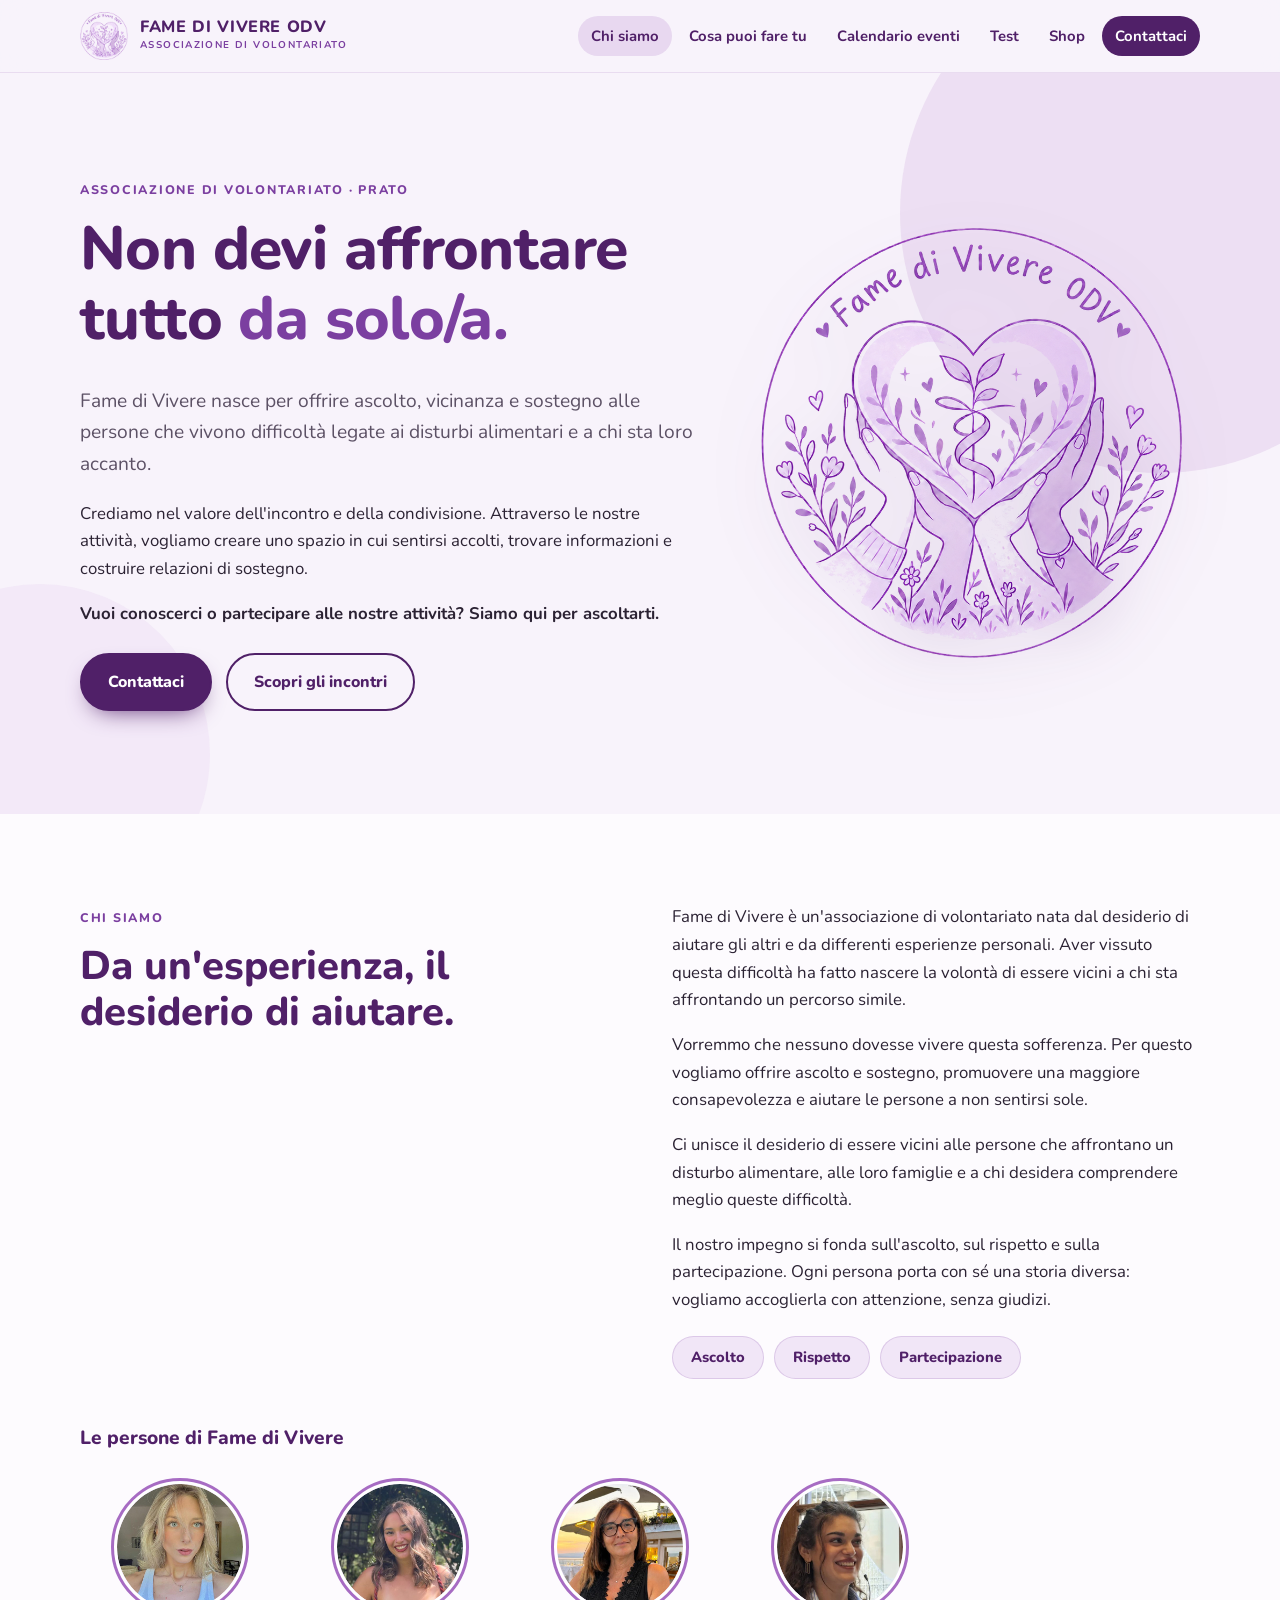
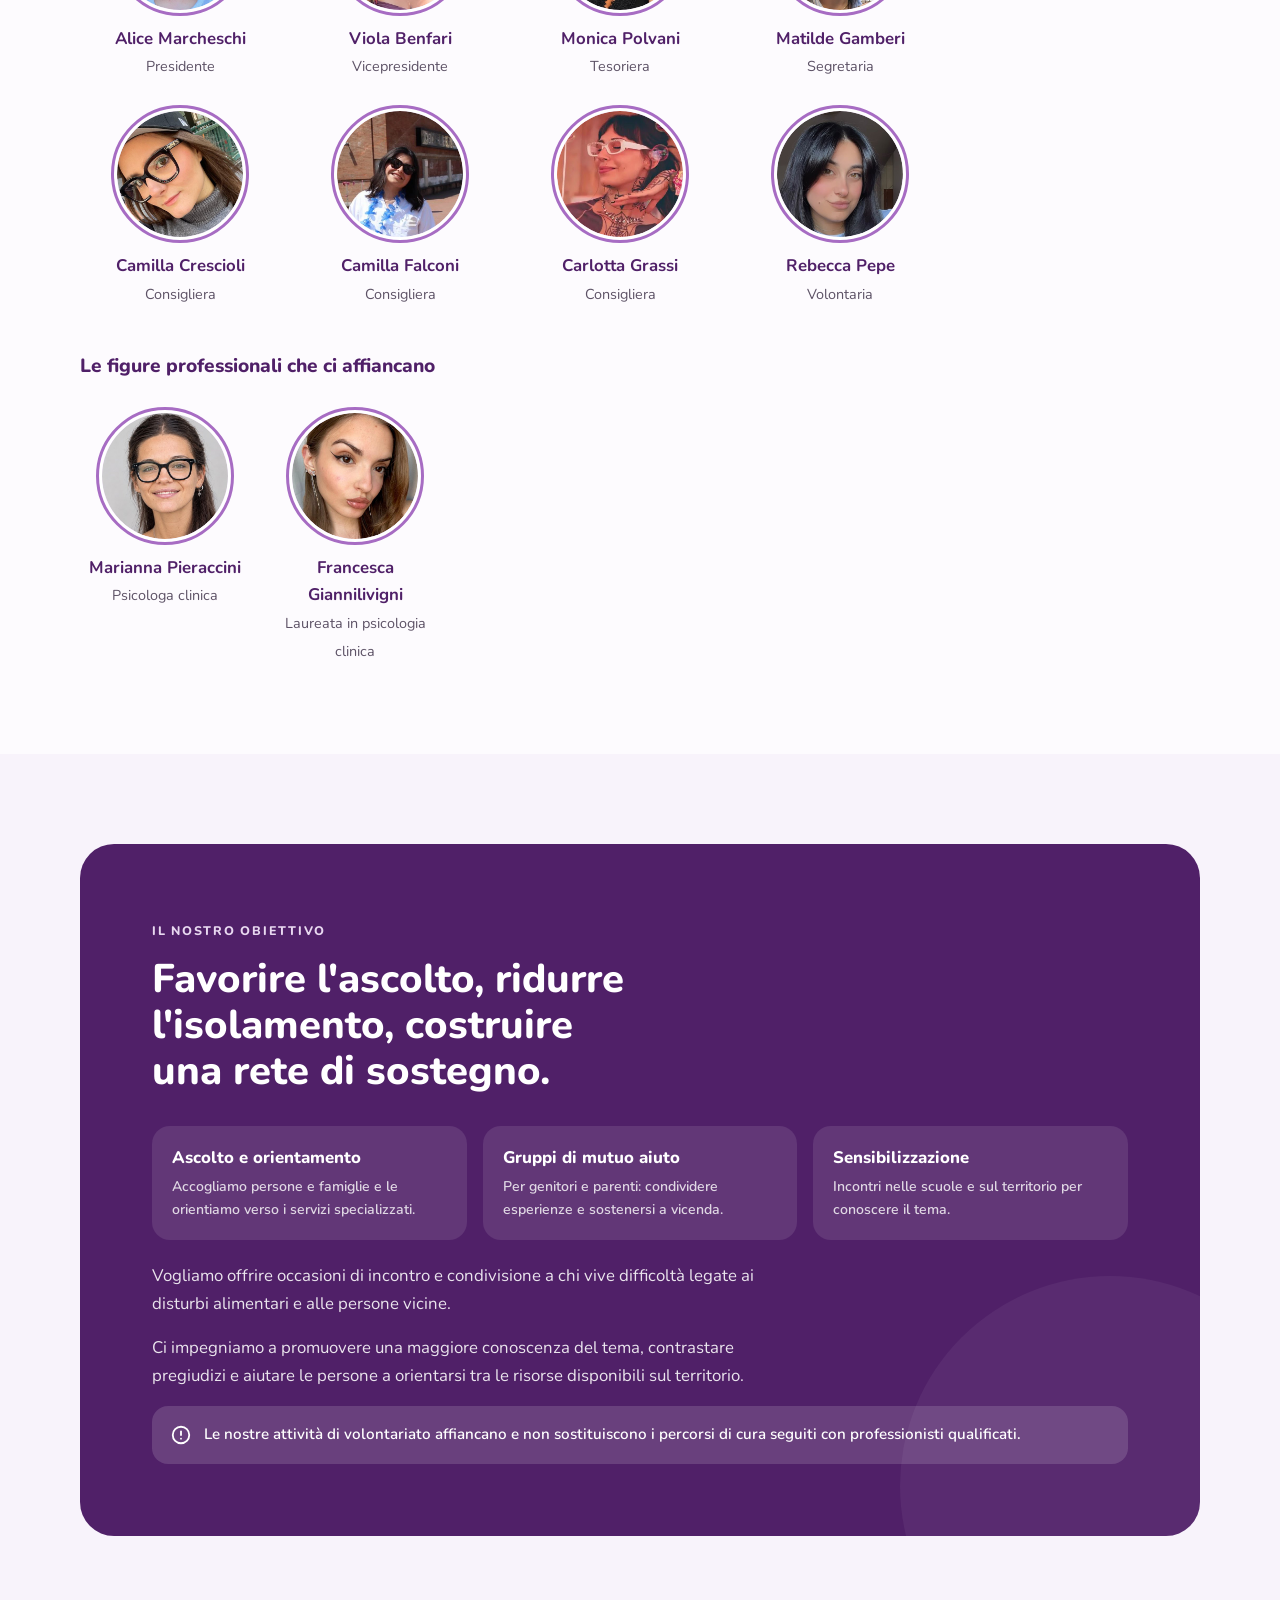
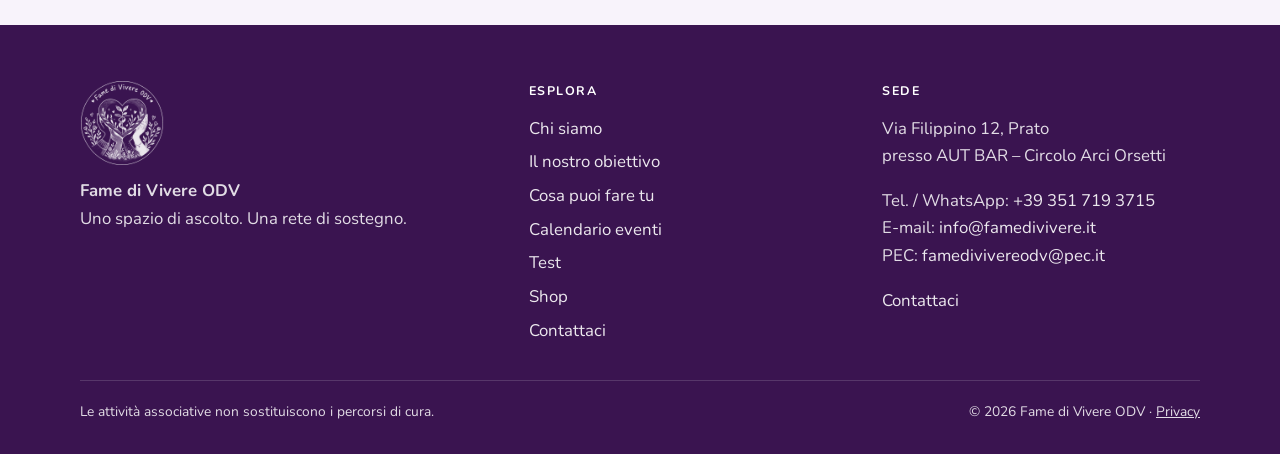
<file: index.html>
<!doctype html>
<html lang="it">
<head>
<meta charset="utf-8">
<meta name="viewport" content="width=device-width,initial-scale=1">
<title>Fame di Vivere ODV – Uno spazio di ascolto, una rete di sostegno</title>
<meta name="description" content="Fame di Vivere è un'associazione di volontariato di Prato che offre ascolto e sostegno a chi vive un disturbo alimentare e alle persone che gli sono accanto.">
<meta name="theme-color" content="#502068">
<link rel="icon" href="img/favicon.png">
<link rel="stylesheet" href="style.css">
</head>
<body>
<header class="site-header">
  <div class="wrap nav">
    <a class="brand" href="index.html" aria-label="Fame di Vivere – home">
      <img src="img/logo-sm.png" alt="">
      <span><b>FAME DI VIVERE ODV</b><small>Associazione di volontariato</small></span>
    </a>
    <button class="burger" aria-label="Apri il menu" aria-expanded="false"><span></span><span></span><span></span></button>
    <ul class="menu" id="menu">
      <li><a href="index.html" aria-current="page">Chi siamo</a></li>
      <li><a href="cosa-puoi-fare.html">Cosa puoi fare tu</a></li>
      <li><a href="calendario.html">Calendario eventi</a></li>
      <li><a href="test.html">Test</a></li>
      <li><a href="shop.html">Shop</a></li>
      <li><a class="cta" href="contatti.html">Contattaci</a></li>
    </ul>
  </div>
</header>
<main>
<!-- ============ a. HOME ============ -->
<section class="hero" id="home">
  <div class="blob b1"></div><div class="blob b2"></div>
  <div class="wrap grid">
    <div>
      <span class="eyebrow">Associazione di volontariato · Prato</span>
      <h1>Non devi affrontare tutto <em>da solo/a.</em></h1>
      <p class="lead">Fame di Vivere nasce per offrire ascolto, vicinanza e sostegno alle persone che vivono difficoltà legate ai disturbi alimentari e a chi sta loro accanto.</p>
      <p>Crediamo nel valore dell'incontro e della condivisione. Attraverso le nostre attività, vogliamo creare uno spazio in cui sentirsi accolti, trovare informazioni e costruire relazioni di sostegno.</p>
      <p><strong>Vuoi conoscerci o partecipare alle nostre attività? Siamo qui per ascoltarti.</strong></p>
      <div class="btns">
        <a class="btn primary" href="contatti.html">Contattaci</a>
        <a class="btn ghost" href="calendario.html">Scopri gli incontri</a>
      </div>
    </div>
    <img class="logo-big" src="img/logo.png" alt="Logo di Fame di Vivere ODV: due mani che sorreggono un cuore con una piantina che cresce">
  </div>
</section>

<!-- ============ b. CHI SIAMO ============ -->
<section class="alt" id="chi-siamo">
  <div class="wrap">
    <div class="two">
      <div>
        <span class="eyebrow">Chi siamo</span>
        <h2>Da un'esperienza, il desiderio di aiutare.</h2>
      </div>
      <div>
        <p>Fame di Vivere è un'associazione di volontariato nata dal desiderio di aiutare gli altri e da differenti esperienze personali. Aver vissuto questa difficoltà ha fatto nascere la volontà di essere vicini a chi sta affrontando un percorso simile.</p>
        <p>Vorremmo che nessuno dovesse vivere questa sofferenza. Per questo vogliamo offrire ascolto e sostegno, promuovere una maggiore consapevolezza e aiutare le persone a non sentirsi sole.</p>
        <p>Ci unisce il desiderio di essere vicini alle persone che affrontano un disturbo alimentare, alle loro famiglie e a chi desidera comprendere meglio queste difficoltà.</p>
        <p>Il nostro impegno si fonda sull'ascolto, sul rispetto e sulla partecipazione. Ogni persona porta con sé una storia diversa: vogliamo accoglierla con attenzione, senza giudizi.</p>
        <div class="valori"><span class="chip">Ascolto</span><span class="chip">Rispetto</span><span class="chip">Partecipazione</span></div>
      </div>
    </div>

    <h3 class="team-title">Le persone di Fame di Vivere</h3>
    <div class="team team-vol">
      <div class="person"><div class="avatar has-photo"><img src="img/volontarie/alice-marcheschi.jpg" alt="Alice Marcheschi" loading="lazy"></div><b>Alice Marcheschi</b><span>Presidente</span></div>
      <div class="person"><div class="avatar has-photo"><img src="img/volontarie/viola-benfari.jpg" alt="Viola Benfari" loading="lazy"></div><b>Viola Benfari</b><span>Vicepresidente</span></div>
      <div class="person"><div class="avatar has-photo"><img src="img/volontarie/monica-polvani.jpg" alt="Monica Polvani" loading="lazy"></div><b>Monica Polvani</b><span>Tesoriera</span></div>
      <div class="person"><div class="avatar has-photo"><img src="img/volontarie/matilde-gamberi.jpg" alt="Matilde Gamberi" loading="lazy"></div><b>Matilde Gamberi</b><span>Segretaria</span></div>
      <div class="person"><div class="avatar has-photo"><img src="img/volontarie/camilla-crescioli.jpg" alt="Camilla Crescioli" loading="lazy"></div><b>Camilla Crescioli</b><span>Consigliera</span></div>
      <div class="person"><div class="avatar has-photo"><img src="img/volontarie/camilla-falconi.jpg" alt="Camilla Falconi" loading="lazy"></div><b>Camilla Falconi</b><span>Consigliera</span></div>
      <div class="person"><div class="avatar has-photo"><img src="img/volontarie/carlotta-grassi.jpg" alt="Carlotta Grassi" loading="lazy"></div><b>Carlotta Grassi</b><span>Consigliera</span></div>
      <div class="person"><div class="avatar has-photo"><img src="img/volontarie/rebecca-pepe.jpg" alt="Rebecca Pepe" loading="lazy"></div><b>Rebecca Pepe</b><span>Volontaria</span></div>
    </div>

    <h3 class="team-title">Le figure professionali che ci affiancano</h3>
    <div class="team">
      <div class="person"><div class="avatar has-photo"><img src="img/professioniste/marianna-pieraccini.jpg" alt="Marianna Pieraccini" loading="lazy"></div><b>Marianna Pieraccini</b><span>Psicologa clinica</span></div>
      <div class="person"><div class="avatar has-photo"><img src="img/professioniste/francesca-giannilivigni.jpg" alt="Francesca Giannilivigni" loading="lazy"></div><b>Francesca Giannilivigni</b><span>Laureata in psicologia clinica</span></div>
    </div>
  </div>
</section>

<!-- ============ c. OBIETTIVO ============ -->
<section id="obiettivo">
  <div class="wrap">
    <div class="goal">
      <div class="blob"></div>
      <span class="eyebrow" style="color:var(--lilla-200)">Il nostro obiettivo</span>
      <h2>Favorire l'ascolto, ridurre l'isolamento, costruire una rete di sostegno.</h2>
      <div class="pillars">
        <div>Ascolto e orientamento<small>Accogliamo persone e famiglie e le orientiamo verso i servizi specializzati.</small></div>
        <div>Gruppi di mutuo aiuto<small>Per genitori e parenti: condividere esperienze e sostenersi a vicenda.</small></div>
        <div>Sensibilizzazione<small>Incontri nelle scuole e sul territorio per conoscere il tema.</small></div>
      </div>
      <p>Vogliamo offrire occasioni di incontro e condivisione a chi vive difficoltà legate ai disturbi alimentari e alle persone vicine.</p>
      <p>Ci impegniamo a promuovere una maggiore conoscenza del tema, contrastare pregiudizi e aiutare le persone a orientarsi tra le risorse disponibili sul territorio.</p>
      <div class="note">
        <svg viewBox="0 0 24 24" fill="none" stroke="currentColor" stroke-width="2" stroke-linecap="round" stroke-linejoin="round"><circle cx="12" cy="12" r="9"/><path d="M12 8v4M12 16h.01"/></svg>
        <span>Le nostre attività di volontariato affiancano e non sostituiscono i percorsi di cura seguiti con professionisti qualificati.</span>
      </div>
    </div>
  </div>
</section>


</main>
<footer>
  <div class="wrap">
    <div class="foot">
      <div>
        <img src="img/logo.png" alt="">
        <p><strong>Fame di Vivere ODV</strong><br>Uno spazio di ascolto. Una rete di sostegno.</p>
      </div>
      <div>
        <h4>Esplora</h4>
        <ul><li><a href="index.html">Chi siamo</a></li><li><a href="index.html#obiettivo">Il nostro obiettivo</a></li><li><a href="cosa-puoi-fare.html">Cosa puoi fare tu</a></li><li><a href="calendario.html">Calendario eventi</a></li><li><a href="test.html">Test</a></li><li><a href="shop.html">Shop</a></li><li><a href="contatti.html">Contattaci</a></li></ul>
      </div>
      <div>
        <h4>Sede</h4>
        <p>Via Filippino 12, Prato<br>presso AUT BAR – Circolo Arci Orsetti</p>
        <p>Tel. / WhatsApp: <a href="tel:+393517193715">+39 351 719 3715</a><br>E-mail: <a href="mailto:info@famedivivere.it">info@famedivivere.it</a><br>PEC: <a href="mailto:famedivivereodv@pec.it">famedivivereodv@pec.it</a></p>
        <p><a href="contatti.html">Contattaci</a></p>
      </div>
    </div>
    <div class="legal">
      <span>Le attività associative non sostituiscono i percorsi di cura.</span>
      <span>© 2026 Fame di Vivere ODV · <a href="privacy.html">Privacy</a></span>
    </div>
  </div>
</footer>
<script>
  const b=document.querySelector('.burger'),m=document.getElementById('menu');
  b.addEventListener('click',()=>{const o=m.classList.toggle('open');b.setAttribute('aria-expanded',o)});
  m.addEventListener('click',e=>{if(e.target.tagName==='A'){m.classList.remove('open');b.setAttribute('aria-expanded',false)}});
</script>
</body>
</html>
</file>
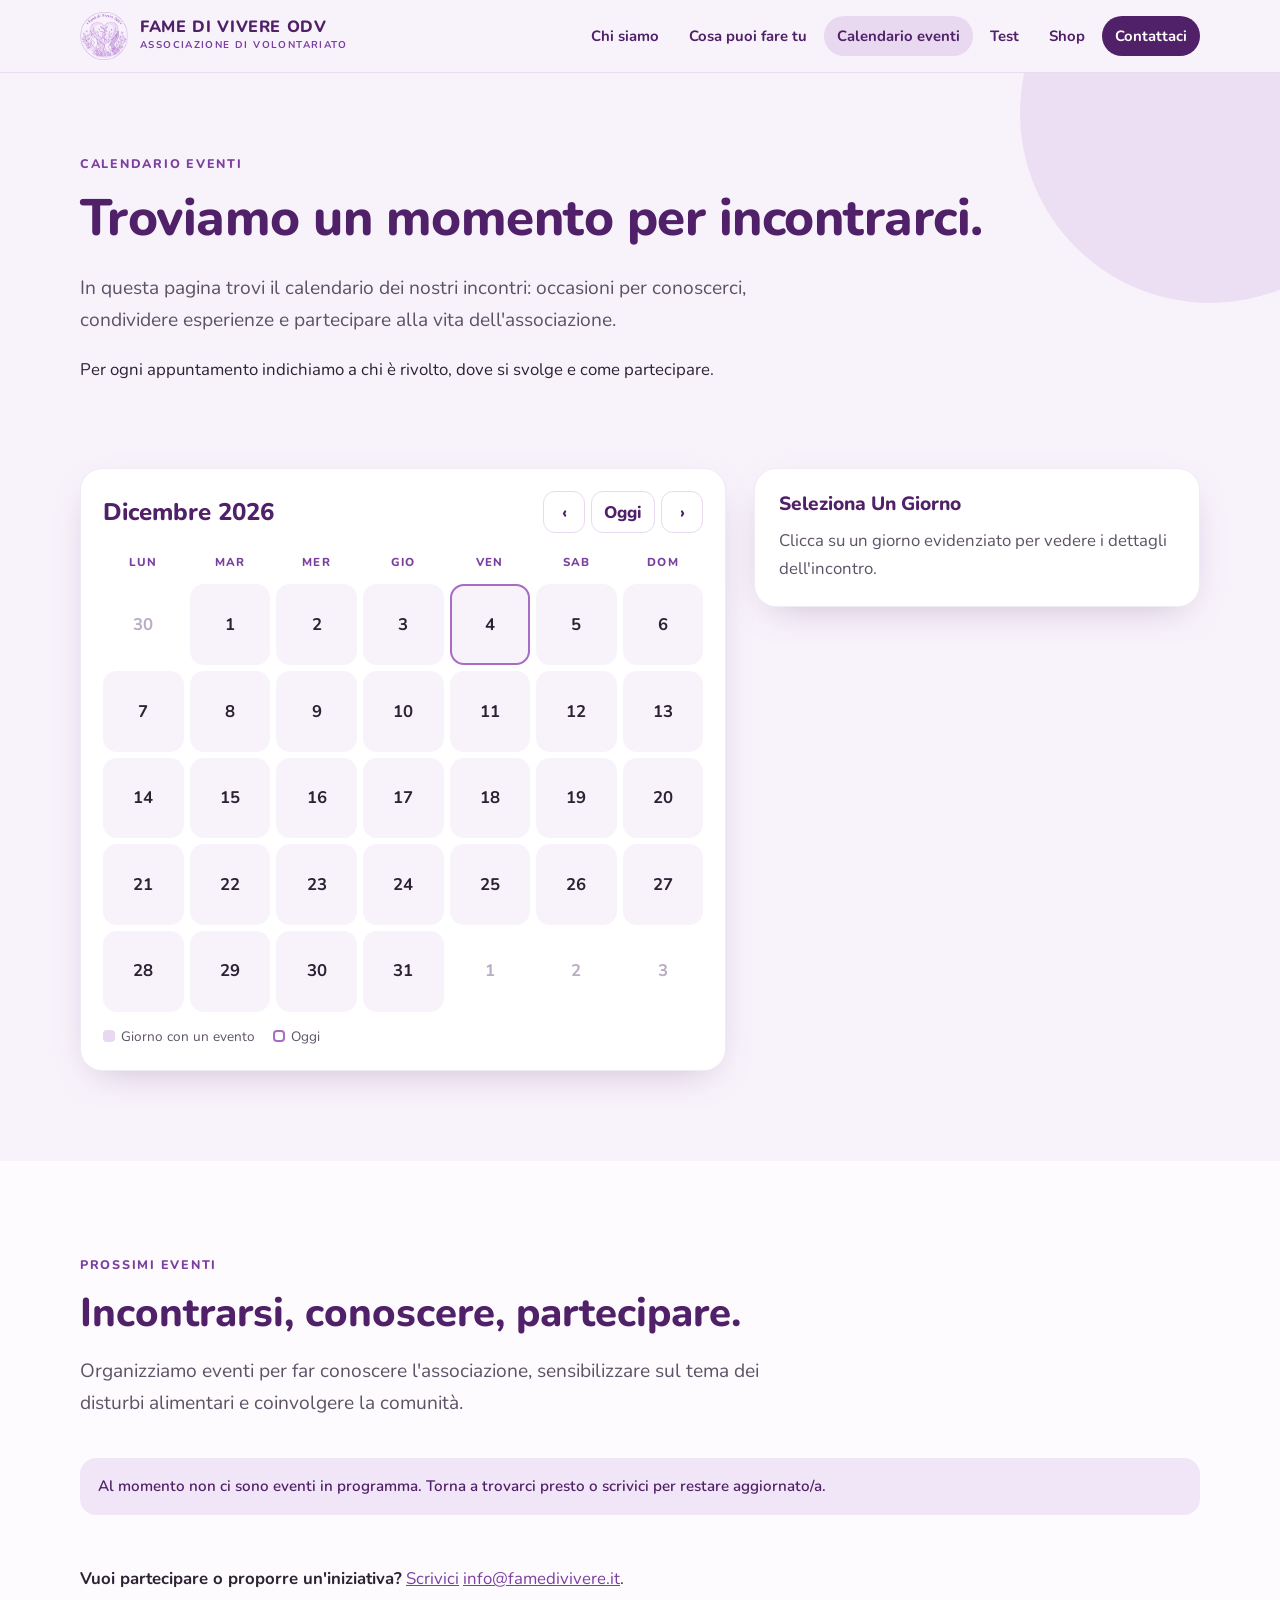
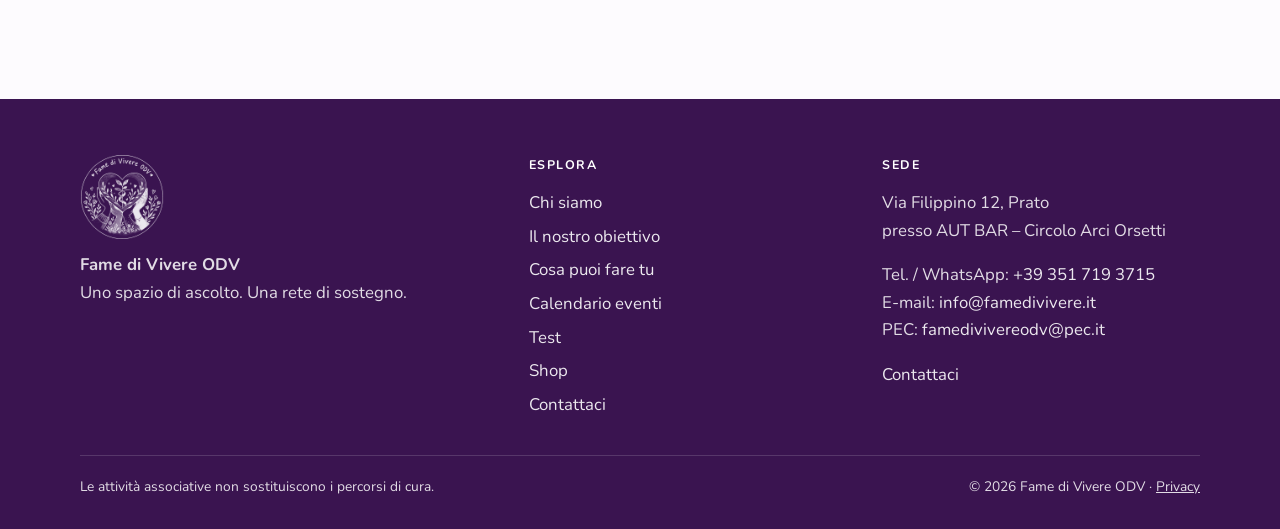
<file: calendario.html>
<!doctype html>
<html lang="it">
<head>
<meta charset="utf-8">
<meta name="viewport" content="width=device-width,initial-scale=1">
<title>Calendario eventi – Fame di Vivere ODV</title>
<meta name="description" content="Il calendario degli incontri e degli eventi di Fame di Vivere ODV a Prato.">
<meta name="theme-color" content="#502068">
<link rel="icon" href="img/favicon.png">
<link rel="stylesheet" href="style.css">
</head>
<body>
<header class="site-header">
  <div class="wrap nav">
    <a class="brand" href="index.html" aria-label="Fame di Vivere – home">
      <img src="img/logo-sm.png" alt="">
      <span><b>FAME DI VIVERE ODV</b><small>Associazione di volontariato</small></span>
    </a>
    <button class="burger" aria-label="Apri il menu" aria-expanded="false"><span></span><span></span><span></span></button>
    <ul class="menu" id="menu">
      <li><a href="index.html">Chi siamo</a></li>
      <li><a href="cosa-puoi-fare.html">Cosa puoi fare tu</a></li>
      <li><a href="calendario.html" aria-current="page">Calendario eventi</a></li>
      <li><a href="test.html">Test</a></li>
      <li><a href="shop.html">Shop</a></li>
      <li><a class="cta" href="contatti.html">Contattaci</a></li>
    </ul>
  </div>
</header>
<main>
<section class="page-hero">
  <div class="blob b1" style="width:380px;height:380px;right:-120px;top:-150px"></div>
  <div class="wrap">
    <span class="eyebrow">Calendario eventi</span>
    <h1>Troviamo un momento per incontrarci.</h1>
    <p class="lead">In questa pagina trovi il calendario dei nostri incontri: occasioni per conoscerci, condividere esperienze e partecipare alla vita dell'associazione.</p>
    <p>Per ogni appuntamento indichiamo a chi è rivolto, dove si svolge e come partecipare.</p>
  </div>
</section>

<section style="padding-top:20px">
  <div class="wrap cal-layout">
    <div class="cal">
      <div class="cal-top">
        <h2 id="cal-title" aria-live="polite"></h2>
        <div class="cal-nav">
          <button id="cal-prev" aria-label="Mese precedente">&#8249;</button>
          <button id="cal-oggi">Oggi</button>
          <button id="cal-next" aria-label="Mese successivo">&#8250;</button>
        </div>
      </div>
      <div class="cal-grid" id="cal-grid"></div>
      <div class="cal-legend"><span><i></i>Giorno con un evento</span><span><i class="t"></i>Oggi</span></div>
    </div>
    <aside class="day-panel" id="day-panel" aria-live="polite"></aside>
  </div>
</section>

<section class="alt" id="prossimi-eventi">
  <div class="wrap">
    <div class="sec-head">
      <span class="eyebrow">Prossimi eventi</span>
      <h2>Incontrarsi, conoscere, partecipare.</h2>
      <p class="lead">Organizziamo eventi per far conoscere l'associazione, sensibilizzare sul tema dei disturbi alimentari e coinvolgere la comunità.</p>
    </div>
    <div class="proximi" id="proximi"></div>
    <p style="margin-top:2.2rem"><strong>Vuoi partecipare o proporre un'iniziativa?</strong> <a href="contatti.html">Scrivici</a> <a href="mailto:info@famedivivere.it">info@famedivivere.it</a>.</p>
  </div>
</section>
<script src="eventi.js"></script>
<script src="calendario.js"></script>
</main>
<footer>
  <div class="wrap">
    <div class="foot">
      <div>
        <img src="img/logo.png" alt="">
        <p><strong>Fame di Vivere ODV</strong><br>Uno spazio di ascolto. Una rete di sostegno.</p>
      </div>
      <div>
        <h4>Esplora</h4>
        <ul><li><a href="index.html">Chi siamo</a></li><li><a href="index.html#obiettivo">Il nostro obiettivo</a></li><li><a href="cosa-puoi-fare.html">Cosa puoi fare tu</a></li><li><a href="calendario.html">Calendario eventi</a></li><li><a href="test.html">Test</a></li><li><a href="shop.html">Shop</a></li><li><a href="contatti.html">Contattaci</a></li></ul>
      </div>
      <div>
        <h4>Sede</h4>
        <p>Via Filippino 12, Prato<br>presso AUT BAR – Circolo Arci Orsetti</p>
        <p>Tel. / WhatsApp: <a href="tel:+393517193715">+39 351 719 3715</a><br>E-mail: <a href="mailto:info@famedivivere.it">info@famedivivere.it</a><br>PEC: <a href="mailto:famedivivereodv@pec.it">famedivivereodv@pec.it</a></p>
        <p><a href="contatti.html">Contattaci</a></p>
      </div>
    </div>
    <div class="legal">
      <span>Le attività associative non sostituiscono i percorsi di cura.</span>
      <span>© 2026 Fame di Vivere ODV · <a href="privacy.html">Privacy</a></span>
    </div>
  </div>
</footer>
<script>
  const b=document.querySelector('.burger'),m=document.getElementById('menu');
  b.addEventListener('click',()=>{const o=m.classList.toggle('open');b.setAttribute('aria-expanded',o)});
  m.addEventListener('click',e=>{if(e.target.tagName==='A'){m.classList.remove('open');b.setAttribute('aria-expanded',false)}});
</script>
</body>
</html>
</file>
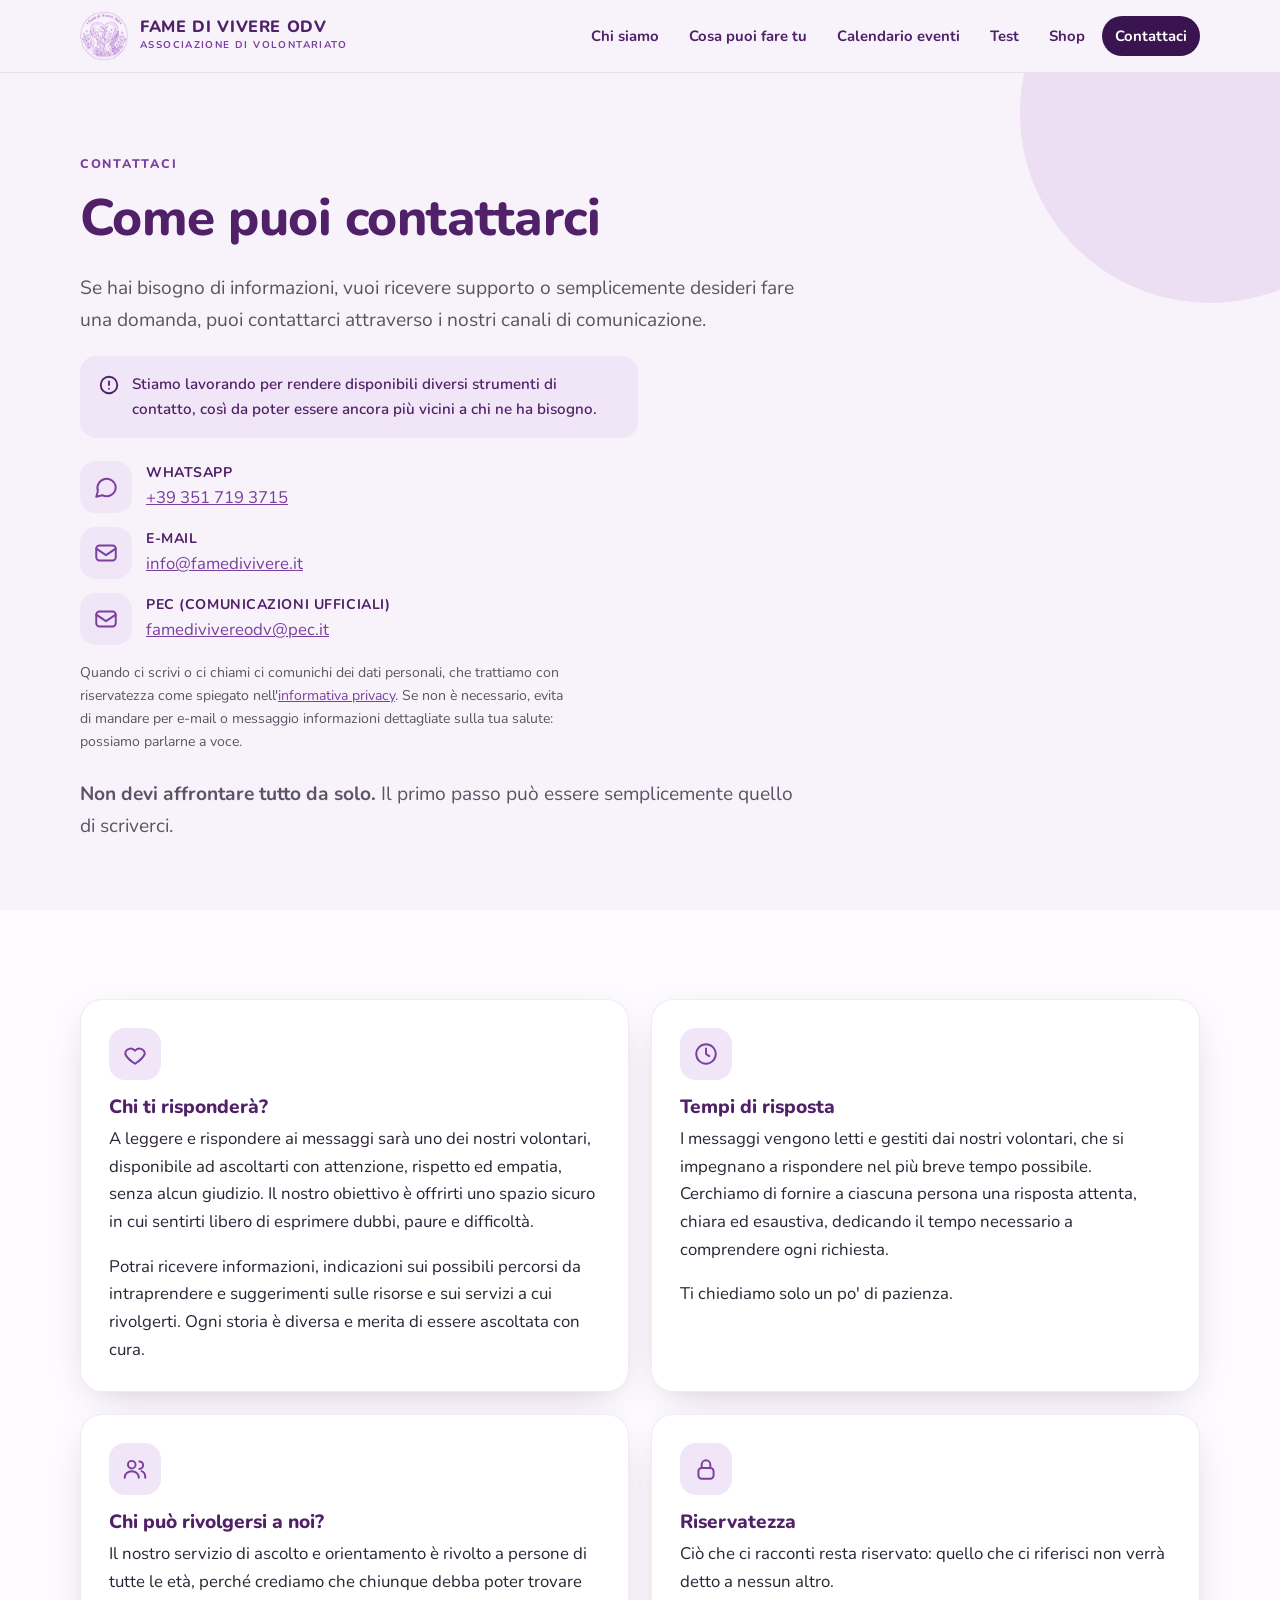
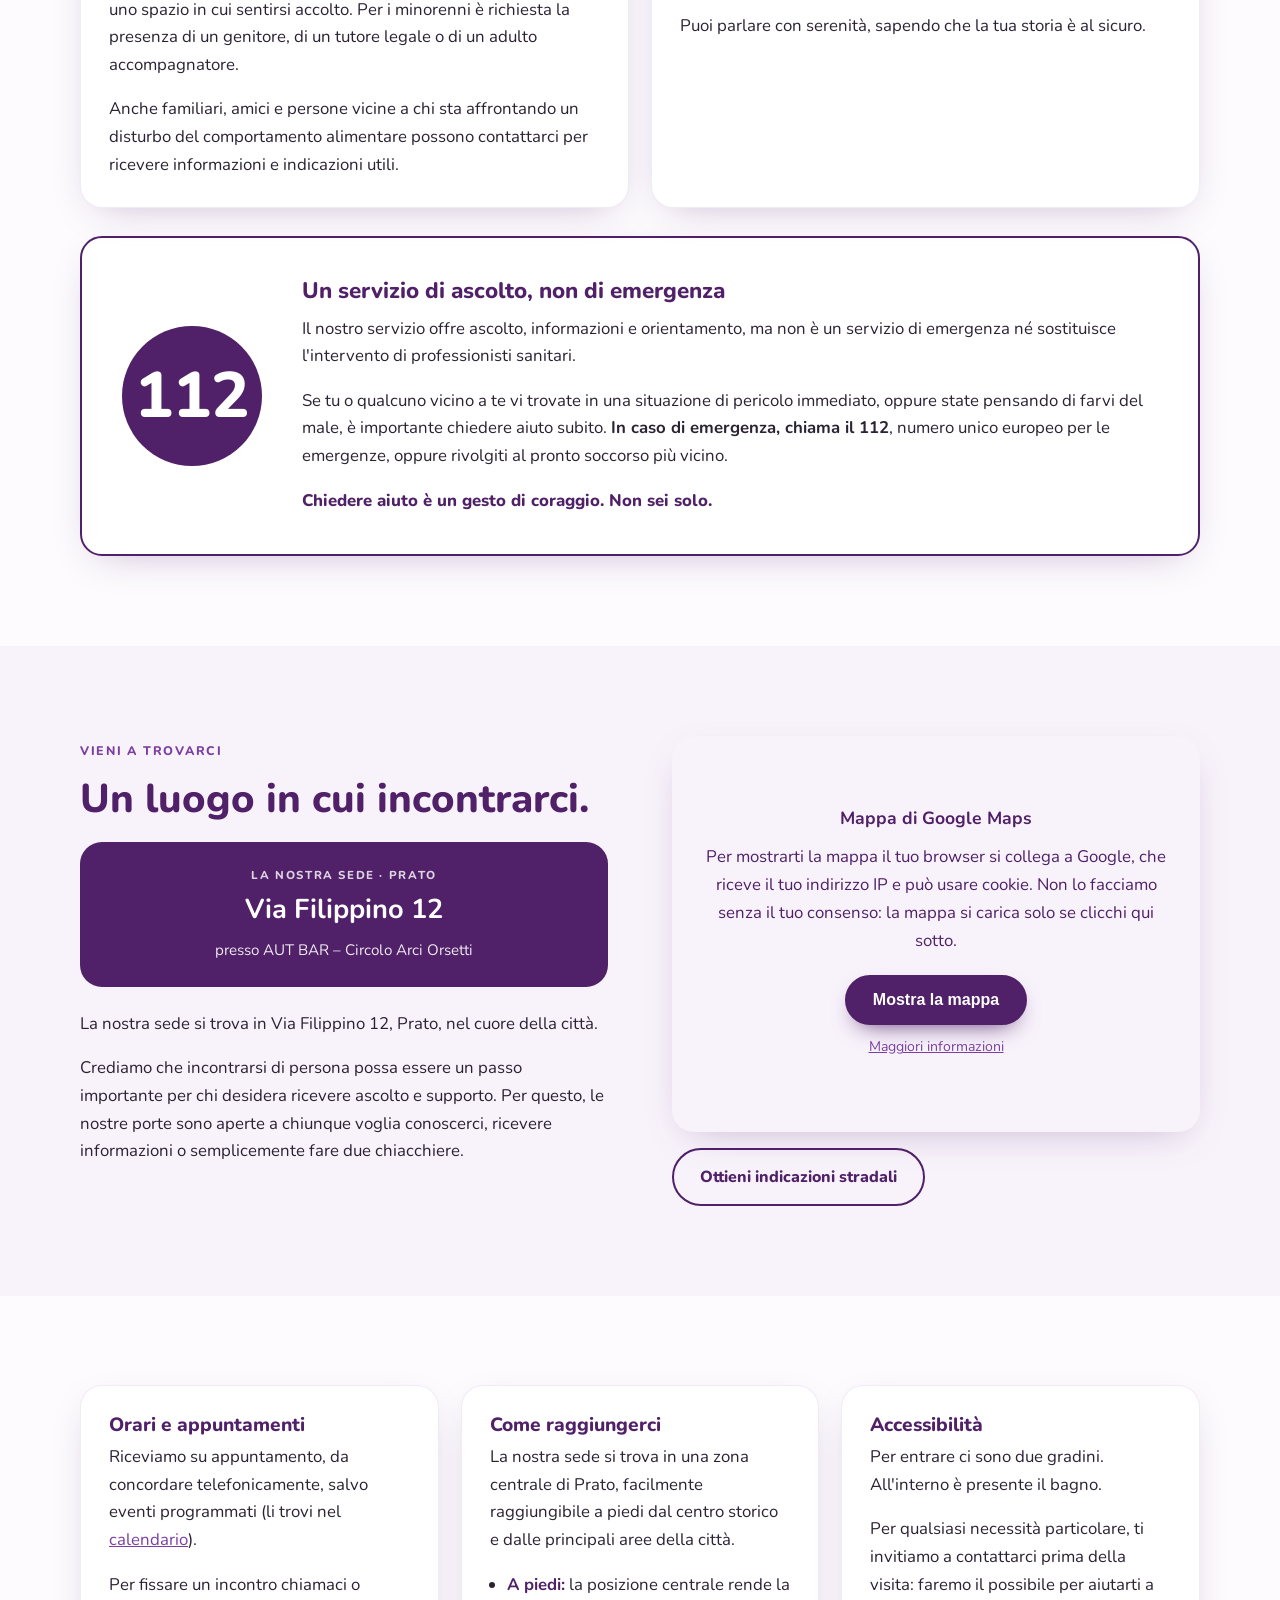
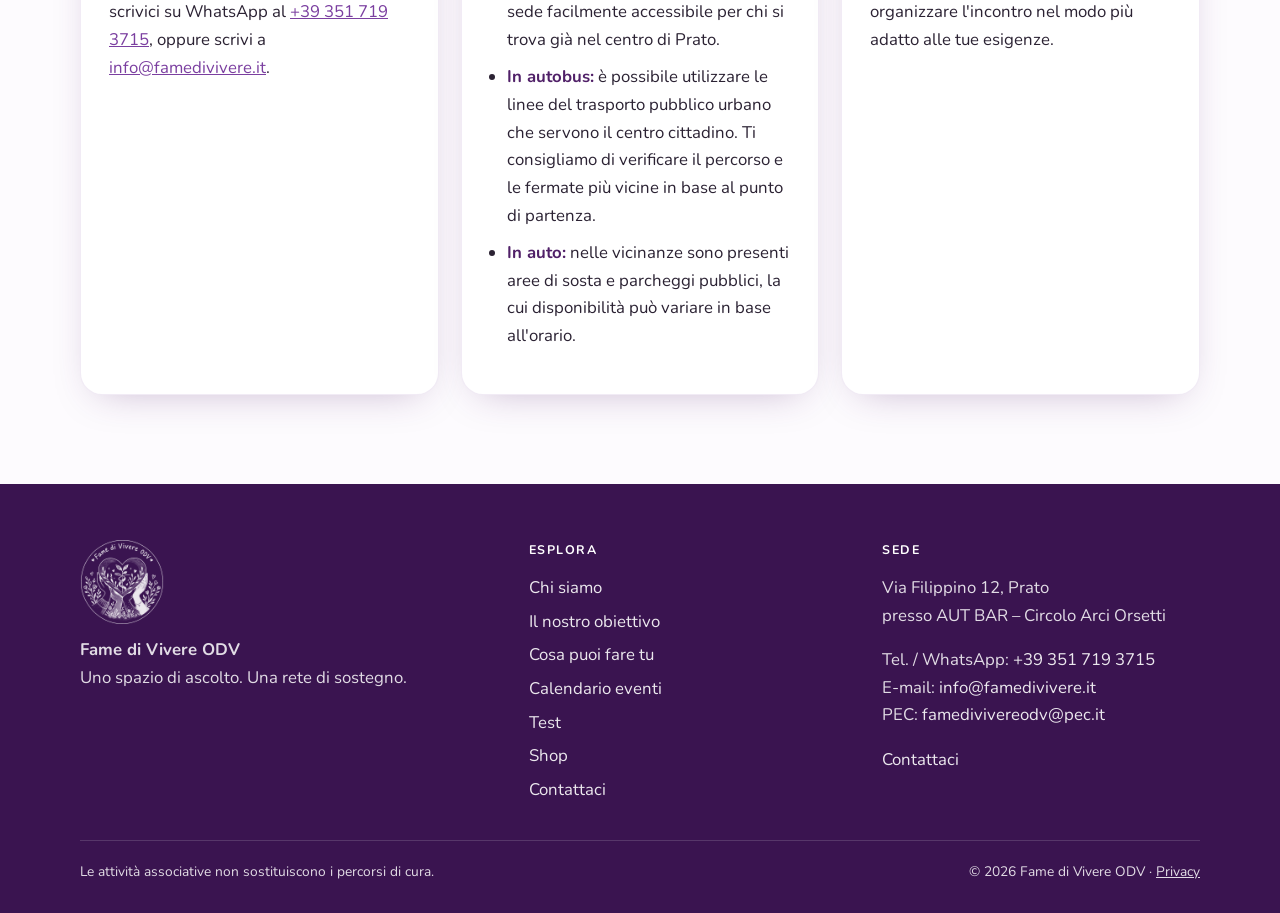
<file: contatti.html>
<!doctype html>
<html lang="it">
<head>
<meta charset="utf-8">
<meta name="viewport" content="width=device-width,initial-scale=1">
<title>Contattaci e dove siamo – Fame di Vivere ODV</title>
<meta name="description" content="Come contattare Fame di Vivere ODV e dove trovarci a Prato, in Via Filippino 12.">
<meta name="theme-color" content="#502068">
<link rel="icon" href="img/favicon.png">
<link rel="stylesheet" href="style.css">
</head>
<body>
<header class="site-header">
  <div class="wrap nav">
    <a class="brand" href="index.html" aria-label="Fame di Vivere – home">
      <img src="img/logo-sm.png" alt="">
      <span><b>FAME DI VIVERE ODV</b><small>Associazione di volontariato</small></span>
    </a>
    <button class="burger" aria-label="Apri il menu" aria-expanded="false"><span></span><span></span><span></span></button>
    <ul class="menu" id="menu">
      <li><a href="index.html">Chi siamo</a></li>
      <li><a href="cosa-puoi-fare.html">Cosa puoi fare tu</a></li>
      <li><a href="calendario.html">Calendario eventi</a></li>
      <li><a href="test.html">Test</a></li>
      <li><a href="shop.html">Shop</a></li>
      <li><a class="cta" href="contatti.html" aria-current="page">Contattaci</a></li>
    </ul>
  </div>
</header>
<main>
<section class="page-hero">
  <div class="blob b1" style="width:380px;height:380px;right:-120px;top:-150px"></div>
  <div class="wrap">
    <span class="eyebrow">Contattaci</span>
    <h1>Come puoi contattarci</h1>
    <p class="lead">Se hai bisogno di informazioni, vuoi ricevere supporto o semplicemente desideri fare una domanda, puoi contattarci attraverso i nostri canali di comunicazione.</p>
    <div class="note" style="max-width:62ch;margin-top:1.2rem"><svg viewBox="0 0 24 24" fill="none" stroke="currentColor" stroke-width="2" stroke-linecap="round" stroke-linejoin="round"><circle cx="12" cy="12" r="9"/><path d="M12 8v4M12 16h.01"/></svg><span>Stiamo lavorando per rendere disponibili diversi strumenti di contatto, così da poter essere ancora più vicini a chi ne ha bisogno.</span></div>
    <ul class="contatti-list" style="margin-top:1.4rem">
      <li><span class="icon"><svg viewBox="0 0 24 24" fill="none" stroke="currentColor" stroke-width="1.8" stroke-linecap="round" stroke-linejoin="round"><path d="M21 12a8.5 8.5 0 0 1-12.4 7.6L3 21l1.5-5.4A8.5 8.5 0 1 1 21 12z"/></svg></span><div><b>WHATSAPP</b><a href="https://wa.me/393517193715">+39 351 719 3715</a></div></li>
      <li><span class="icon"><svg viewBox="0 0 24 24" fill="none" stroke="currentColor" stroke-width="1.8" stroke-linecap="round" stroke-linejoin="round"><rect x="3" y="5" width="18" height="14" rx="3"/><path d="m3 8 9 6 9-6"/></svg></span><div><b>E-MAIL</b><a href="mailto:info@famedivivere.it">info@famedivivere.it</a></div></li>
      <li><span class="icon"><svg viewBox="0 0 24 24" fill="none" stroke="currentColor" stroke-width="1.8" stroke-linecap="round" stroke-linejoin="round"><rect x="3" y="5" width="18" height="14" rx="3"/><path d="m3 8 9 6 9-6"/></svg></span><div><b>PEC (COMUNICAZIONI UFFICIALI)</b><a href="mailto:famedivivereodv@pec.it">famedivivereodv@pec.it</a></div></li>
    </ul>
    <p class="piccolo privacy-nota" style="max-width:62ch">Quando ci scrivi o ci chiami ci comunichi dei dati personali, che trattiamo con riservatezza come spiegato nell'<a href="privacy.html">informativa privacy</a>. Se non è necessario, evita di mandare per e-mail o messaggio informazioni dettagliate sulla tua salute: possiamo parlarne a voce.</p>
    <p class="lead" style="margin-top:1.6rem"><strong>Non devi affrontare tutto da solo.</strong> Il primo passo può essere semplicemente quello di scriverci.</p>
  </div>
</section>

<section class="alt">
  <div class="wrap">
    <div class="cards c2">
      <article class="card">
        <span class="icon"><svg viewBox="0 0 24 24" fill="none" stroke="currentColor" stroke-width="1.8" stroke-linecap="round" stroke-linejoin="round"><path d="M12 21s-7-4.4-9-9a5 5 0 0 1 9-3 5 5 0 0 1 9 3c-2 4.6-9 9-9 9z"/></svg></span>
        <h3>Chi ti risponderà?</h3>
        <p>A leggere e rispondere ai messaggi sarà uno dei nostri volontari, disponibile ad ascoltarti con attenzione, rispetto ed empatia, senza alcun giudizio. Il nostro obiettivo è offrirti uno spazio sicuro in cui sentirti libero di esprimere dubbi, paure e difficoltà.</p>
        <p>Potrai ricevere informazioni, indicazioni sui possibili percorsi da intraprendere e suggerimenti sulle risorse e sui servizi a cui rivolgerti. Ogni storia è diversa e merita di essere ascoltata con cura.</p>
      </article>
      <article class="card">
        <span class="icon"><svg viewBox="0 0 24 24" fill="none" stroke="currentColor" stroke-width="1.8" stroke-linecap="round" stroke-linejoin="round"><circle cx="12" cy="12" r="9"/><path d="M12 7v5l3 2"/></svg></span>
        <h3>Tempi di risposta</h3>
        <p>I messaggi vengono letti e gestiti dai nostri volontari, che si impegnano a rispondere nel più breve tempo possibile. Cerchiamo di fornire a ciascuna persona una risposta attenta, chiara ed esaustiva, dedicando il tempo necessario a comprendere ogni richiesta.</p>
        <p>Ti chiediamo solo un po' di pazienza.</p>
      </article>
      <article class="card">
        <span class="icon"><svg viewBox="0 0 24 24" fill="none" stroke="currentColor" stroke-width="1.8" stroke-linecap="round" stroke-linejoin="round"><circle cx="9" cy="8" r="3.5"/><path d="M2.5 20c0-3.6 2.9-6 6.5-6s6.5 2.4 6.5 6M16 5a3.5 3.5 0 0 1 0 7M18 14c2.2.6 3.5 2.6 3.5 6"/></svg></span>
        <h3>Chi può rivolgersi a noi?</h3>
        <p>Il nostro servizio di ascolto e orientamento è rivolto a persone di tutte le età, perché crediamo che chiunque debba poter trovare uno spazio in cui sentirsi accolto. Per i minorenni è richiesta la presenza di un genitore, di un tutore legale o di un adulto accompagnatore.</p>
        <p>Anche familiari, amici e persone vicine a chi sta affrontando un disturbo del comportamento alimentare possono contattarci per ricevere informazioni e indicazioni utili.</p>
      </article>
      <article class="card">
        <span class="icon"><svg viewBox="0 0 24 24" fill="none" stroke="currentColor" stroke-width="1.8" stroke-linecap="round" stroke-linejoin="round"><rect x="5" y="11" width="14" height="10" rx="3"/><path d="M8 11V8a4 4 0 0 1 8 0v3"/></svg></span>
        <h3>Riservatezza</h3>
        <p>Ciò che ci racconti resta riservato: quello che ci riferisci non verrà detto a nessun altro.</p>
        <p>Puoi parlare con serenità, sapendo che la tua storia è al sicuro.</p>
      </article>
    </div>

    <div class="emergency" role="note">
      <div class="em-num">112</div>
      <div>
        <h3>Un servizio di ascolto, non di emergenza</h3>
        <p>Il nostro servizio offre ascolto, informazioni e orientamento, ma non è un servizio di emergenza né sostituisce l'intervento di professionisti sanitari.</p>
        <p>Se tu o qualcuno vicino a te vi trovate in una situazione di pericolo immediato, oppure state pensando di farvi del male, è importante chiedere aiuto subito. <strong>In caso di emergenza, chiama il 112</strong>, numero unico europeo per le emergenze, oppure rivolgiti al pronto soccorso più vicino.</p>
        <p class="em-close">Chiedere aiuto è un gesto di coraggio. Non sei solo.</p>
      </div>
    </div>
  </div>
</section>

<section id="dove-siamo">
  <div class="wrap two">
    <div>
      <span class="eyebrow">Vieni a trovarci</span>
      <h2>Un luogo in cui incontrarci.</h2>
      <div class="indirizzo">
        <small>La nostra sede · Prato</small>
        <strong>Via Filippino 12</strong>
        <span>presso AUT BAR – Circolo Arci Orsetti</span>
      </div>
      <p>La nostra sede si trova in Via Filippino 12, Prato, nel cuore della città.</p>
      <p>Crediamo che incontrarsi di persona possa essere un passo importante per chi desidera ricevere ascolto e supporto. Per questo, le nostre porte sono aperte a chiunque voglia conoscerci, ricevere informazioni o semplicemente fare due chiacchiere.</p>
    </div>
    <div>
      <div class="map live">
        <div class="consent" data-embed="iframe"
             data-src="https://www.google.com/maps?q=Via+Filippino+12,+59100+Prato,+Italia&amp;z=17&amp;hl=it&amp;output=embed"
             data-title="Mappa di Prato con la sede di Fame di Vivere, in Via Filippino 12"
             data-ratio="map">
          <strong>Mappa di Google Maps</strong>
          <p>Per mostrarti la mappa il tuo browser si collega a Google, che riceve il tuo indirizzo IP e può usare cookie. Non lo facciamo senza il tuo consenso: la mappa si carica solo se clicchi qui sotto.</p>
          <button type="button" class="btn primary">Mostra la mappa</button>
          <p class="piccolo"><a href="privacy.html#terze-parti">Maggiori informazioni</a></p>
        </div>
      </div>
      <p class="map-link"><a class="btn ghost" href="https://www.google.com/maps/dir/?api=1&amp;destination=Via+Filippino+12,+59100+Prato,+Italia" target="_blank" rel="noopener">Ottieni indicazioni stradali</a></p>
    </div>
  </div>
</section>

<section class="alt">
  <div class="wrap">
    <div class="cards">
      <article class="card">
        <h3>Orari e appuntamenti</h3>
        <p>Riceviamo su appuntamento, da concordare telefonicamente, salvo eventi programmati (li trovi nel <a href="calendario.html">calendario</a>).</p>
        <p>Per fissare un incontro chiamaci o scrivici su WhatsApp al <a href="tel:+393517193715">+39 351 719 3715</a>, oppure scrivi a <a href="mailto:info@famedivivere.it">info@famedivivere.it</a>.</p>
      </article>
      <article class="card">
        <h3>Come raggiungerci</h3>
        <p>La nostra sede si trova in una zona centrale di Prato, facilmente raggiungibile a piedi dal centro storico e dalle principali aree della città.</p>
        <ul class="come">
          <li><b>A piedi:</b> la posizione centrale rende la sede facilmente accessibile per chi si trova già nel centro di Prato.</li>
          <li><b>In autobus:</b> è possibile utilizzare le linee del trasporto pubblico urbano che servono il centro cittadino. Ti consigliamo di verificare il percorso e le fermate più vicine in base al punto di partenza.</li>
          <li><b>In auto:</b> nelle vicinanze sono presenti aree di sosta e parcheggi pubblici, la cui disponibilità può variare in base all'orario.</li>
        </ul>
      </article>
      <article class="card">
        <h3>Accessibilità</h3>
        <p>Per entrare ci sono due gradini. All'interno è presente il bagno.</p>
        <p>Per qualsiasi necessità particolare, ti invitiamo a contattarci prima della visita: faremo il possibile per aiutarti a organizzare l'incontro nel modo più adatto alle tue esigenze.</p>
      </article>
    </div>
  </div>
</section>
</main>
<footer>
  <div class="wrap">
    <div class="foot">
      <div>
        <img src="img/logo.png" alt="">
        <p><strong>Fame di Vivere ODV</strong><br>Uno spazio di ascolto. Una rete di sostegno.</p>
      </div>
      <div>
        <h4>Esplora</h4>
        <ul><li><a href="index.html">Chi siamo</a></li><li><a href="index.html#obiettivo">Il nostro obiettivo</a></li><li><a href="cosa-puoi-fare.html">Cosa puoi fare tu</a></li><li><a href="calendario.html">Calendario eventi</a></li><li><a href="test.html">Test</a></li><li><a href="shop.html">Shop</a></li><li><a href="contatti.html">Contattaci</a></li></ul>
      </div>
      <div>
        <h4>Sede</h4>
        <p>Via Filippino 12, Prato<br>presso AUT BAR – Circolo Arci Orsetti</p>
        <p>Tel. / WhatsApp: <a href="tel:+393517193715">+39 351 719 3715</a><br>E-mail: <a href="mailto:info@famedivivere.it">info@famedivivere.it</a><br>PEC: <a href="mailto:famedivivereodv@pec.it">famedivivereodv@pec.it</a></p>
        <p><a href="contatti.html">Contattaci</a></p>
      </div>
    </div>
    <div class="legal">
      <span>Le attività associative non sostituiscono i percorsi di cura.</span>
      <span>© 2026 Fame di Vivere ODV · <a href="privacy.html">Privacy</a></span>
    </div>
  </div>
</footer>
<script>
  const b=document.querySelector('.burger'),m=document.getElementById('menu');
  b.addEventListener('click',()=>{const o=m.classList.toggle('open');b.setAttribute('aria-expanded',o)});
  m.addEventListener('click',e=>{if(e.target.tagName==='A'){m.classList.remove('open');b.setAttribute('aria-expanded',false)}});
</script>
<script src="consenso.js"></script>
</body>
</html>
</file>
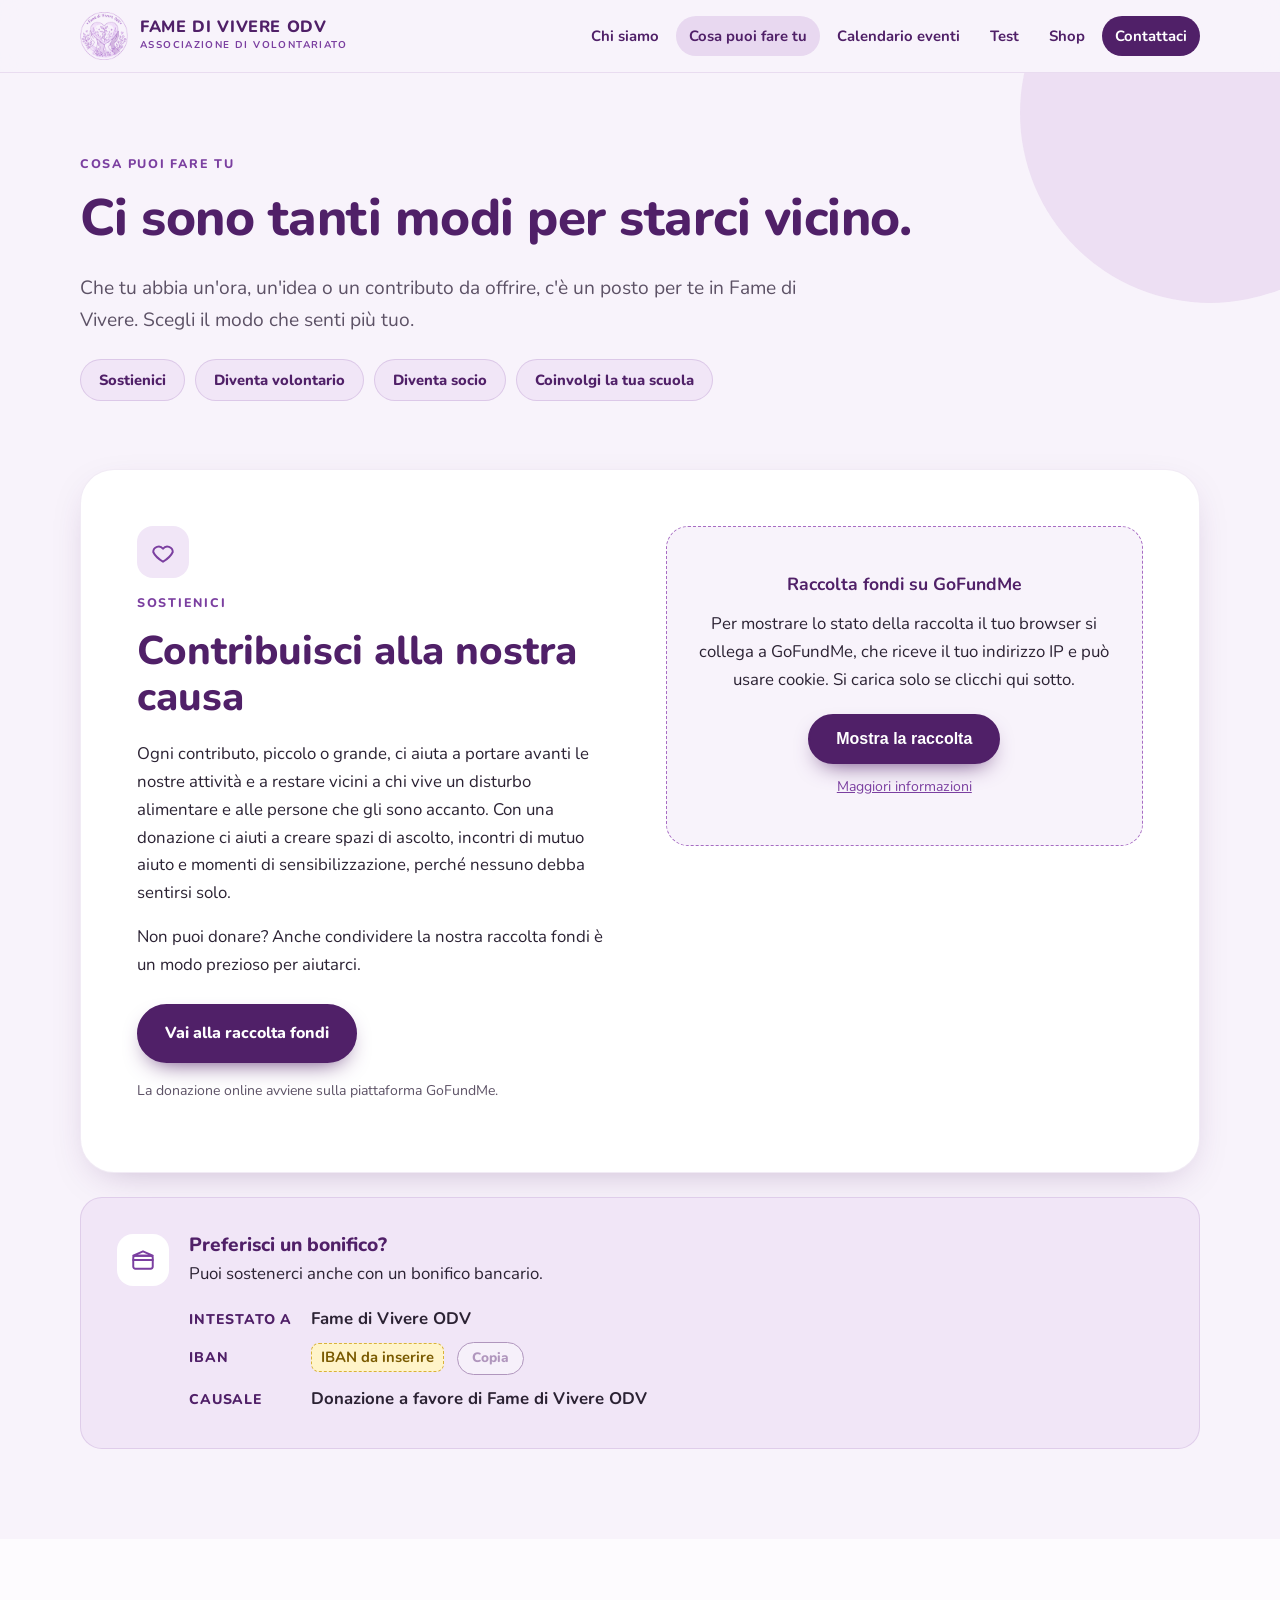
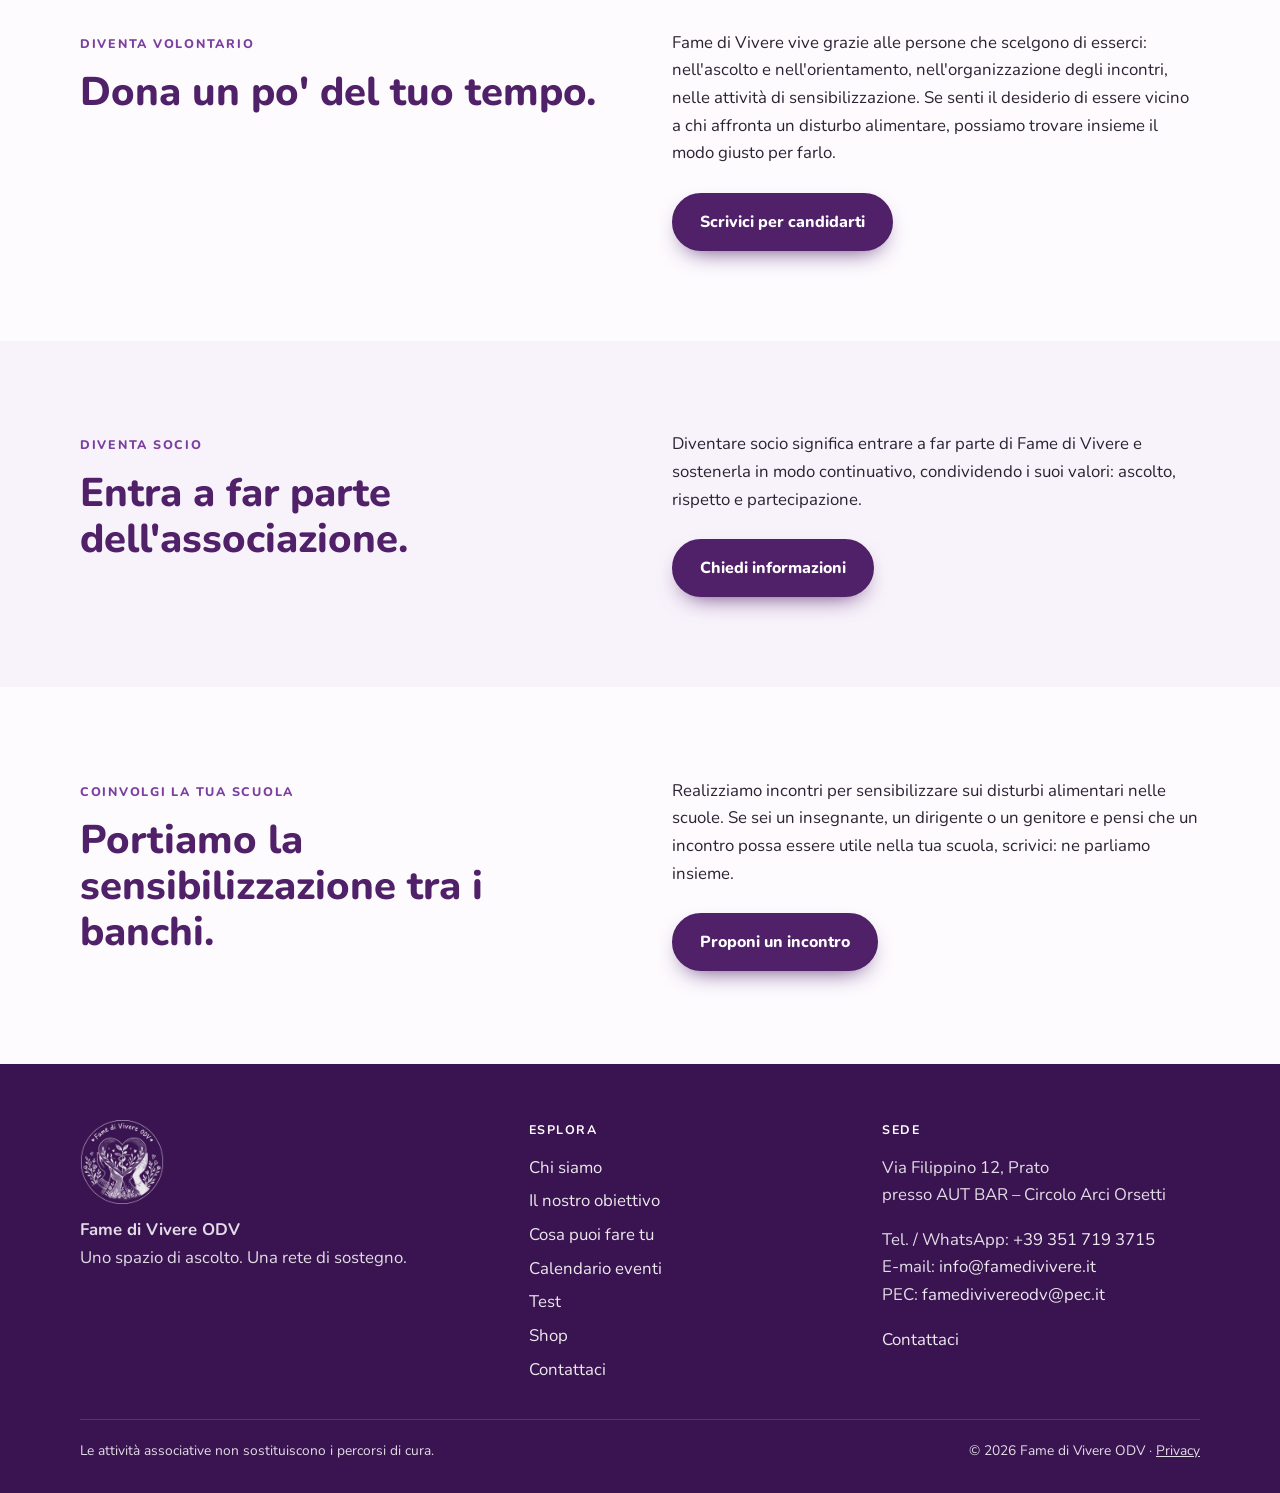
<file: cosa-puoi-fare.html>
<!doctype html>
<html lang="it">
<head>
<meta charset="utf-8">
<meta name="viewport" content="width=device-width,initial-scale=1">
<title>Cosa puoi fare tu – Fame di Vivere ODV</title>
<meta name="description" content="Sostieni Fame di Vivere ODV: dona, diventa volontario o socio, coinvolgi la tua scuola.">
<meta name="theme-color" content="#502068">
<link rel="icon" href="img/favicon.png">
<link rel="stylesheet" href="style.css">
</head>
<body>
<header class="site-header">
  <div class="wrap nav">
    <a class="brand" href="index.html" aria-label="Fame di Vivere – home">
      <img src="img/logo-sm.png" alt="">
      <span><b>FAME DI VIVERE ODV</b><small>Associazione di volontariato</small></span>
    </a>
    <button class="burger" aria-label="Apri il menu" aria-expanded="false"><span></span><span></span><span></span></button>
    <ul class="menu" id="menu">
      <li><a href="index.html">Chi siamo</a></li>
      <li><a href="cosa-puoi-fare.html" aria-current="page">Cosa puoi fare tu</a></li>
      <li><a href="calendario.html">Calendario eventi</a></li>
      <li><a href="test.html">Test</a></li>
      <li><a href="shop.html">Shop</a></li>
      <li><a class="cta" href="contatti.html">Contattaci</a></li>
    </ul>
  </div>
</header>
<main>
<section class="page-hero">
  <div class="blob b1" style="width:380px;height:380px;right:-120px;top:-150px"></div>
  <div class="wrap">
    <span class="eyebrow">Cosa puoi fare tu</span>
    <h1>Ci sono tanti modi per starci vicino.</h1>
    <p class="lead">Che tu abbia un'ora, un'idea o un contributo da offrire, c'è un posto per te in Fame di Vivere. Scegli il modo che senti più tuo.</p>
    <div class="chips-nav">
      <a class="chip" href="#sostienici">Sostienici</a>
      <a class="chip" href="#volontario">Diventa volontario</a>
      <a class="chip" href="#socio">Diventa socio</a>
      <a class="chip" href="#scuola">Coinvolgi la tua scuola</a>
    </div>
  </div>
</section>

<section id="sostienici" style="padding-top:20px">
  <div class="wrap">
    <div class="dona">
      <div class="dona-testo">
        <span class="icon"><svg viewBox="0 0 24 24" fill="none" stroke="currentColor" stroke-width="1.8" stroke-linecap="round" stroke-linejoin="round"><path d="M12 21s-7-4.4-9-9a5 5 0 0 1 9-3 5 5 0 0 1 9 3c-2 4.6-9 9-9 9z"/></svg></span>
        <span class="eyebrow">Sostienici</span>
        <h2>Contribuisci alla nostra causa</h2>
        <p>Ogni contributo, piccolo o grande, ci aiuta a portare avanti le nostre attività e a restare vicini a chi vive un disturbo alimentare e alle persone che gli sono accanto. Con una donazione ci aiuti a creare spazi di ascolto, incontri di mutuo aiuto e momenti di sensibilizzazione, perché nessuno debba sentirsi solo.</p>
        <p>Non puoi donare? Anche condividere la nostra raccolta fondi è un modo prezioso per aiutarci.</p>
        <div class="btns"><a class="btn primary" href="https://www.gofundme.com/f/fame-di-vivere" target="_blank" rel="noopener">Vai alla raccolta fondi</a></div>
        <p class="piccolo">La donazione online avviene sulla piattaforma GoFundMe.</p>
      </div>
      <div class="dona-widget">
        <div class="consent" data-embed="iframe"
             data-src="https://www.gofundme.com/f/fame-di-vivere/widget/large?attribution_id=sl%3A9604c0a3-3d8c-40a9-814a-c9b6b791f0a7"
             data-title="Raccolta fondi di Fame di Vivere su GoFundMe" data-height="560">
          <strong>Raccolta fondi su GoFundMe</strong>
          <p>Per mostrare lo stato della raccolta il tuo browser si collega a GoFundMe, che riceve il tuo indirizzo IP e può usare cookie. Si carica solo se clicchi qui sotto.</p>
          <button type="button" class="btn primary">Mostra la raccolta</button>
          <p class="piccolo"><a href="privacy.html#terze-parti">Maggiori informazioni</a></p>
        </div>
      </div>
    </div>

    <div class="iban-box">
      <span class="icon"><svg viewBox="0 0 24 24" fill="none" stroke="currentColor" stroke-width="1.8" stroke-linecap="round" stroke-linejoin="round"><rect x="3" y="8" width="18" height="12" rx="2"/><path d="M3 12h18M12 4l9 4H3z"/></svg></span>
      <div>
        <h3>Preferisci un bonifico?</h3>
        <p>Puoi sostenerci anche con un bonifico bancario.</p>
        <dl class="iban-dati">
          <div><dt>Intestato a</dt><dd>Fame di Vivere ODV</dd></div>
          <div><dt>IBAN</dt><dd><span id="iban-val" class="todo">IBAN da inserire</span> <button type="button" class="copy" id="iban-copy" data-target="iban-val" disabled>Copia</button></dd></div>
          <div><dt>Causale</dt><dd>Donazione a favore di Fame di Vivere ODV</dd></div>
        </dl>
      </div>
    </div>
  </div>
</section>

<section class="alt" id="volontario">
  <div class="wrap two">
    <div>
      <span class="eyebrow">Diventa volontario</span>
      <h2>Dona un po' del tuo tempo.</h2>
    </div>
    <div>
      <p>Fame di Vivere vive grazie alle persone che scelgono di esserci: nell'ascolto e nell'orientamento, nell'organizzazione degli incontri, nelle attività di sensibilizzazione. Se senti il desiderio di essere vicino a chi affronta un disturbo alimentare, possiamo trovare insieme il modo giusto per farlo.</p>
      <div class="btns"><a class="btn primary" href="contatti.html">Scrivici per candidarti</a></div>
    </div>
  </div>
</section>

<section id="socio">
  <div class="wrap two">
    <div>
      <span class="eyebrow">Diventa socio</span>
      <h2>Entra a far parte dell'associazione.</h2>
    </div>
    <div>
      <p>Diventare socio significa entrare a far parte di Fame di Vivere e sostenerla in modo continuativo, condividendo i suoi valori: ascolto, rispetto e partecipazione.</p>
      <div class="btns"><a class="btn primary" href="contatti.html">Chiedi informazioni</a></div>
    </div>
  </div>
</section>

<section class="alt" id="scuola">
  <div class="wrap two">
    <div>
      <span class="eyebrow">Coinvolgi la tua scuola</span>
      <h2>Portiamo la sensibilizzazione tra i banchi.</h2>
    </div>
    <div>
      <p>Realizziamo incontri per sensibilizzare sui disturbi alimentari nelle scuole. Se sei un insegnante, un dirigente o un genitore e pensi che un incontro possa essere utile nella tua scuola, scrivici: ne parliamo insieme.</p>
      <div class="btns"><a class="btn primary" href="contatti.html">Proponi un incontro</a></div>
    </div>
  </div>
</section>
</main>
<footer>
  <div class="wrap">
    <div class="foot">
      <div>
        <img src="img/logo.png" alt="">
        <p><strong>Fame di Vivere ODV</strong><br>Uno spazio di ascolto. Una rete di sostegno.</p>
      </div>
      <div>
        <h4>Esplora</h4>
        <ul><li><a href="index.html">Chi siamo</a></li><li><a href="index.html#obiettivo">Il nostro obiettivo</a></li><li><a href="cosa-puoi-fare.html">Cosa puoi fare tu</a></li><li><a href="calendario.html">Calendario eventi</a></li><li><a href="test.html">Test</a></li><li><a href="shop.html">Shop</a></li><li><a href="contatti.html">Contattaci</a></li></ul>
      </div>
      <div>
        <h4>Sede</h4>
        <p>Via Filippino 12, Prato<br>presso AUT BAR – Circolo Arci Orsetti</p>
        <p>Tel. / WhatsApp: <a href="tel:+393517193715">+39 351 719 3715</a><br>E-mail: <a href="mailto:info@famedivivere.it">info@famedivivere.it</a><br>PEC: <a href="mailto:famedivivereodv@pec.it">famedivivereodv@pec.it</a></p>
        <p><a href="contatti.html">Contattaci</a></p>
      </div>
    </div>
    <div class="legal">
      <span>Le attività associative non sostituiscono i percorsi di cura.</span>
      <span>© 2026 Fame di Vivere ODV · <a href="privacy.html">Privacy</a></span>
    </div>
  </div>
</footer>
<script>
  const b=document.querySelector('.burger'),m=document.getElementById('menu');
  b.addEventListener('click',()=>{const o=m.classList.toggle('open');b.setAttribute('aria-expanded',o)});
  m.addEventListener('click',e=>{if(e.target.tagName==='A'){m.classList.remove('open');b.setAttribute('aria-expanded',false)}});
</script>
<script>
  document.querySelectorAll('.copy').forEach(b=>b.addEventListener('click',async()=>{
    const el=document.getElementById(b.dataset.target);
    try{await navigator.clipboard.writeText(el.textContent.replace(/\s+/g,''));const o=b.textContent;b.textContent='Copiato!';setTimeout(()=>b.textContent=o,1800)}catch(e){}
  }));
</script>
<script src="consenso.js"></script>
</body>
</html>
</file>
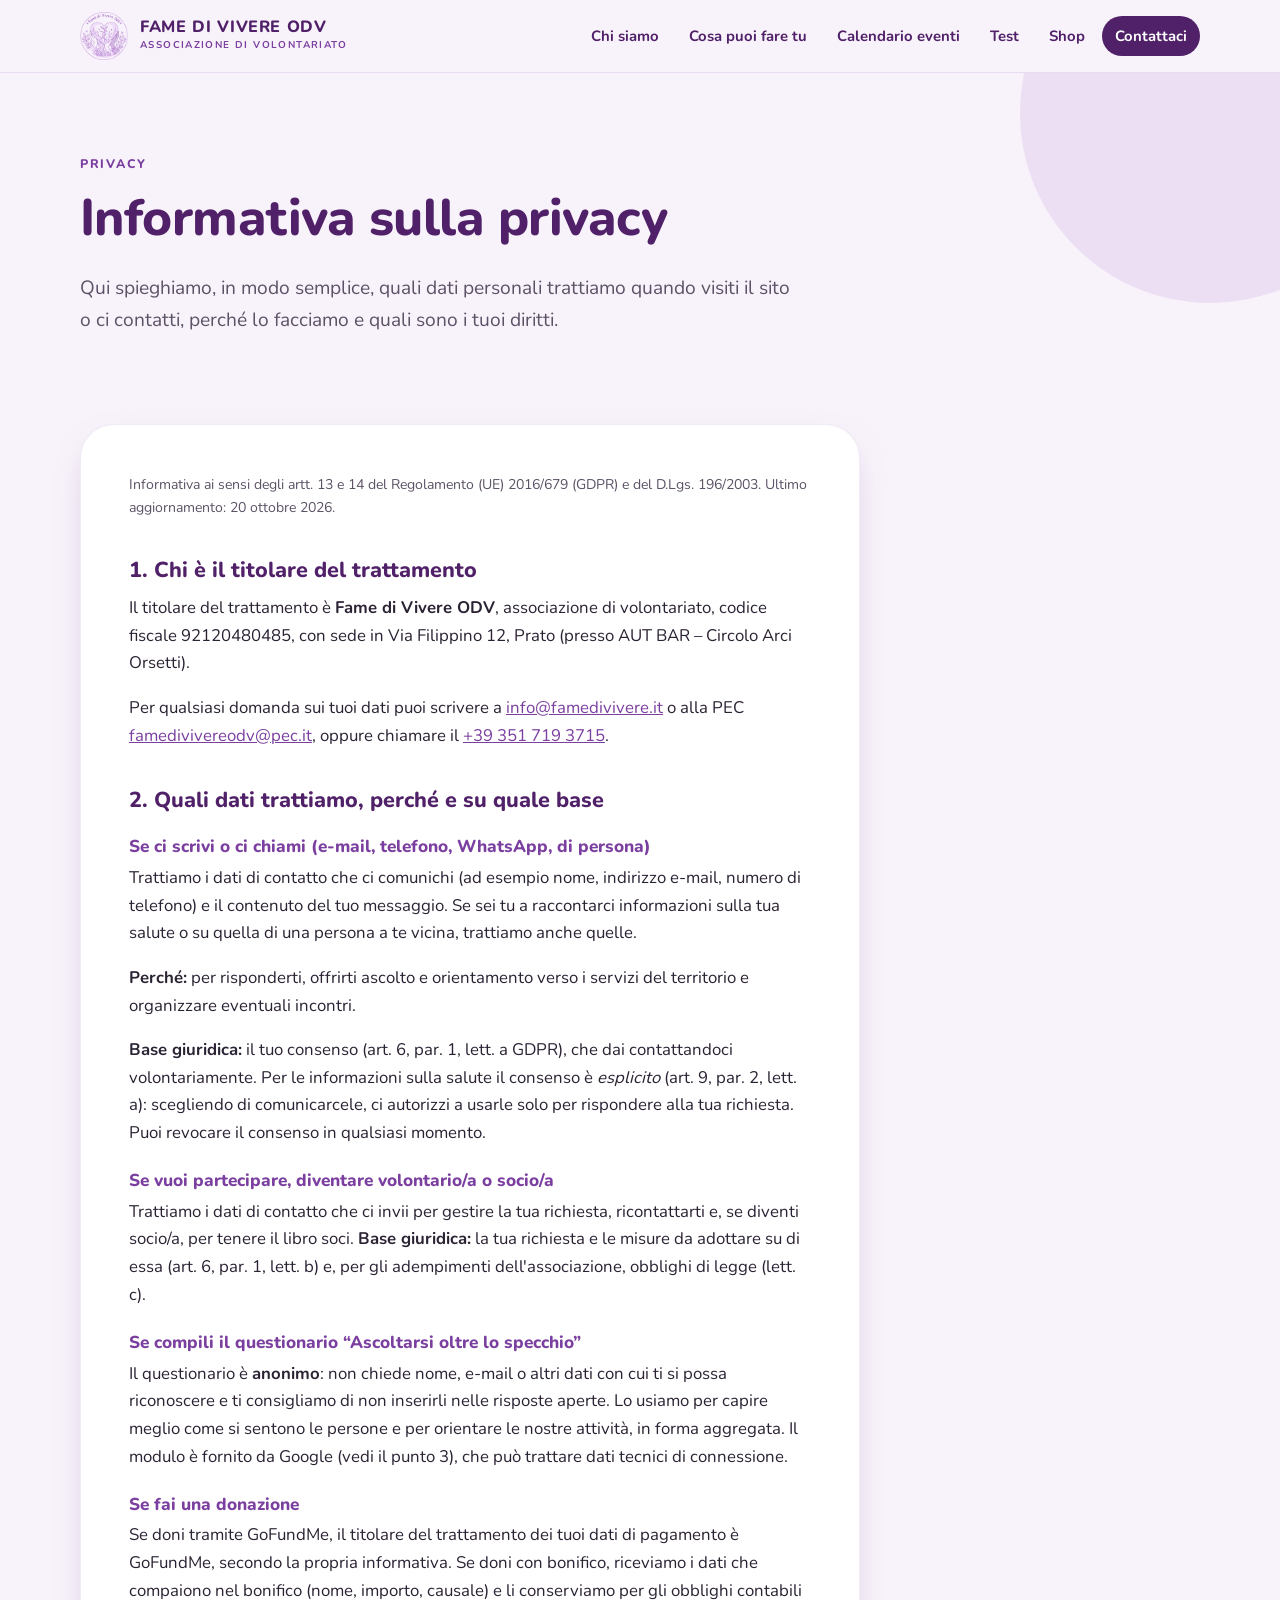
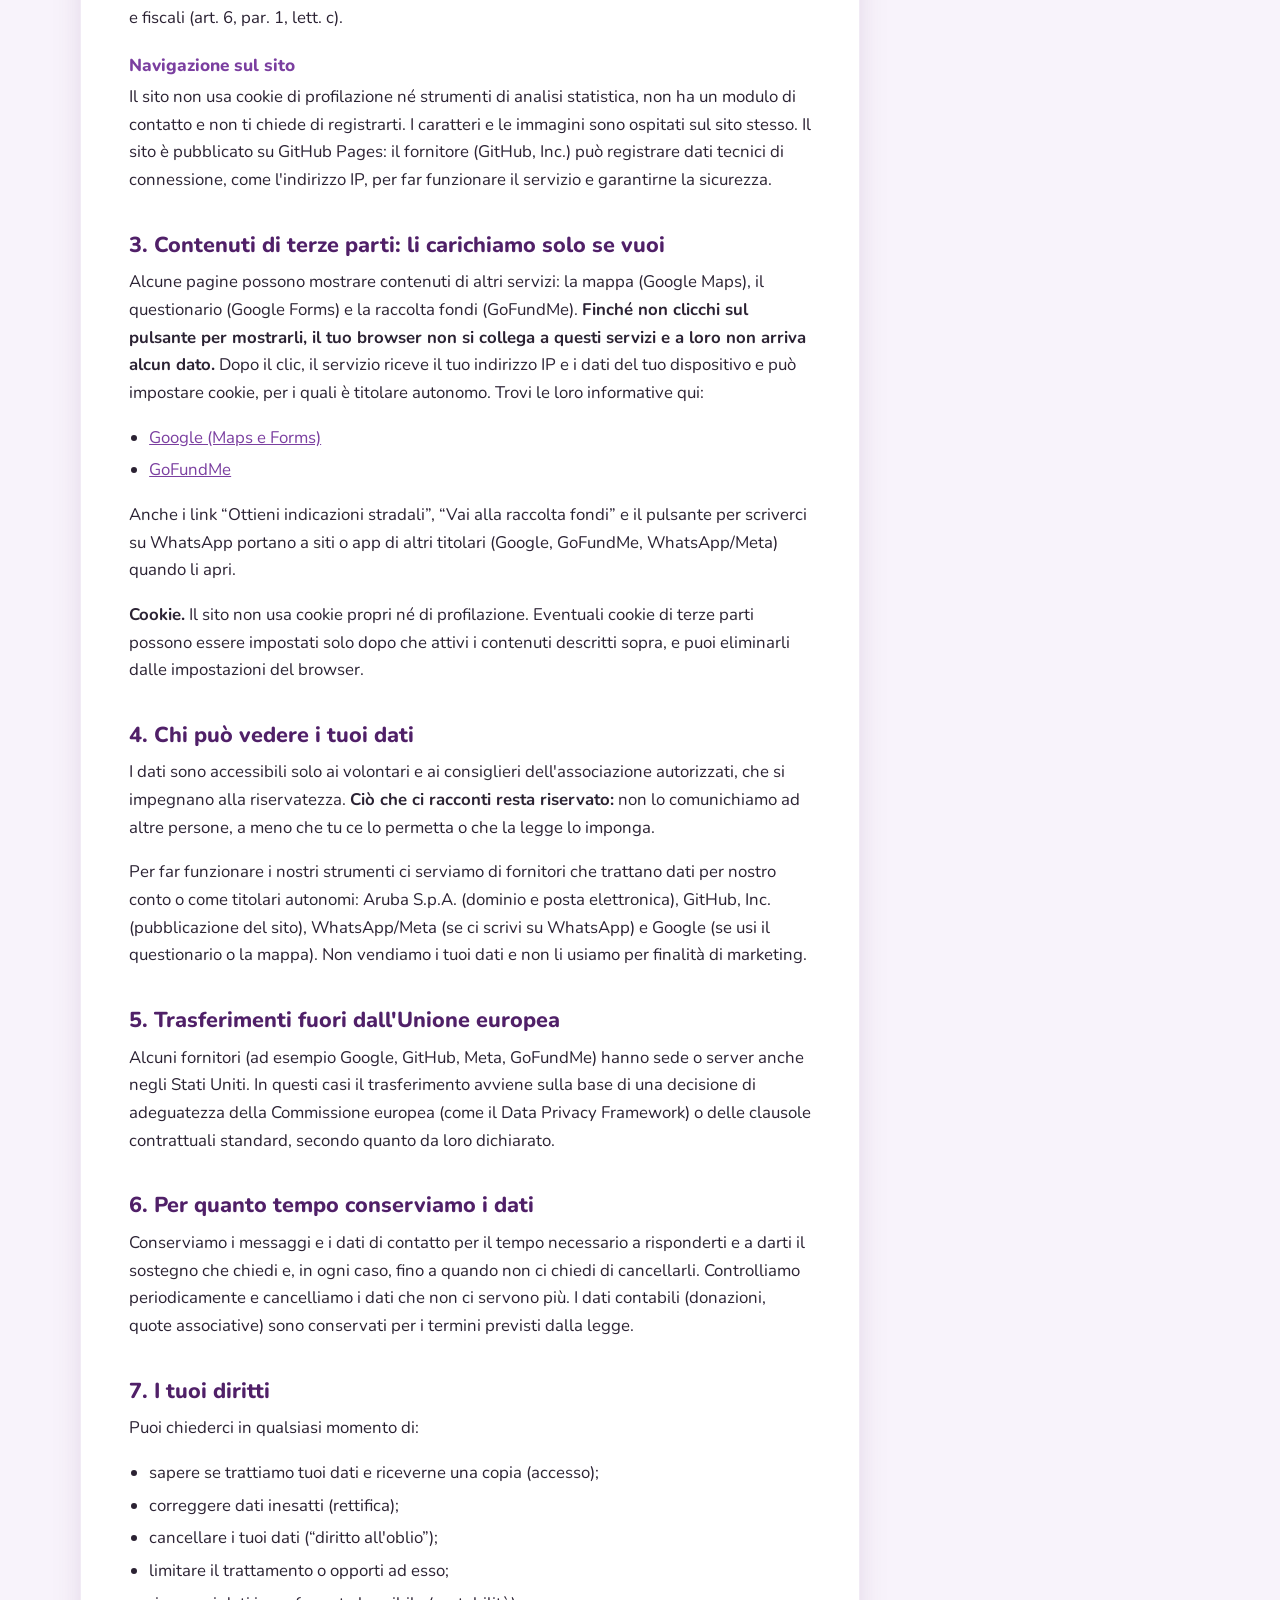
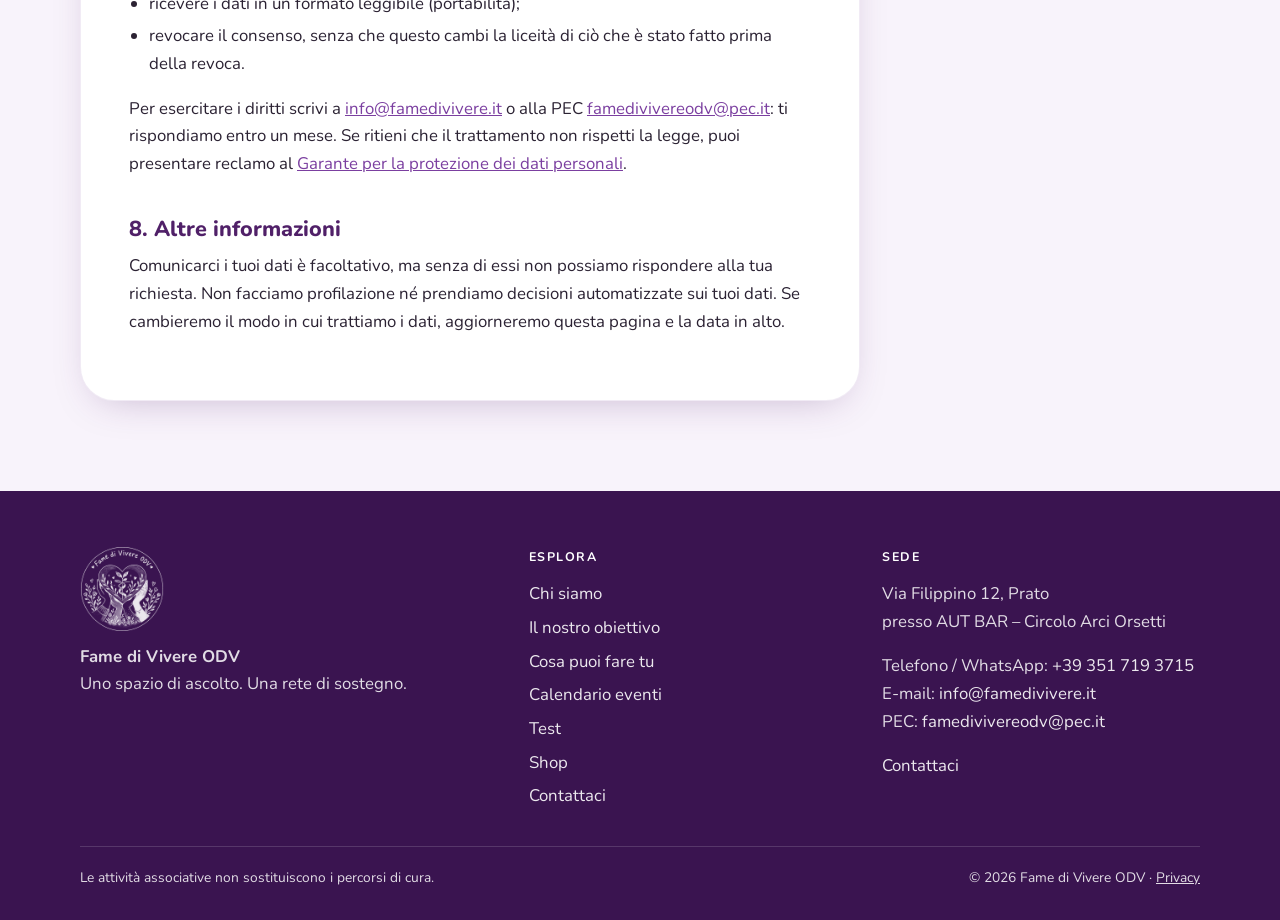
<file: privacy.html>
<!doctype html>
<html lang="it">
<head>
<meta charset="utf-8">
<meta name="viewport" content="width=device-width,initial-scale=1">
<title>Informativa sulla privacy – Fame di Vivere ODV</title>
<meta name="description" content="Come Fame di Vivere ODV tratta i dati personali di chi visita il sito e di chi ci contatta.">
<meta name="theme-color" content="#502068">
<link rel="icon" href="img/favicon.png">
<link rel="stylesheet" href="style.css">
</head>
<body>
<header class="site-header">
  <div class="wrap nav">
    <a class="brand" href="index.html" aria-label="Fame di Vivere – home">
      <img src="img/logo-sm.png" alt="">
      <span><b>FAME DI VIVERE ODV</b><small>Associazione di volontariato</small></span>
    </a>
    <button class="burger" aria-label="Apri il menu" aria-expanded="false"><span></span><span></span><span></span></button>
    <ul class="menu" id="menu">
      <li><a href="index.html">Chi siamo</a></li>
      <li><a href="cosa-puoi-fare.html">Cosa puoi fare tu</a></li>
      <li><a href="calendario.html">Calendario eventi</a></li>
      <li><a href="test.html">Test</a></li>
      <li><a href="shop.html">Shop</a></li>
      <li><a class="cta" href="contatti.html">Contattaci</a></li>
    </ul>
  </div>
</header>
<main>
<section class="page-hero">
  <div class="blob b1" style="width:380px;height:380px;right:-120px;top:-150px"></div>
  <div class="wrap">
    <span class="eyebrow">Privacy</span>
    <h1>Informativa sulla privacy</h1>
    <p class="lead">Qui spieghiamo, in modo semplice, quali dati personali trattiamo quando visiti il sito o ci contatti, perché lo facciamo e quali sono i tuoi diritti.</p>
  </div>
</section>

<section style="padding-top:20px">
  <div class="wrap">
    <article class="legale">
      <p class="piccolo">Informativa ai sensi degli artt. 13 e 14 del Regolamento (UE) 2016/679 (GDPR) e del D.Lgs. 196/2003. Ultimo aggiornamento: 20 ottobre 2026.</p>

      <h2>1. Chi è il titolare del trattamento</h2>
      <p>Il titolare del trattamento è <strong>Fame di Vivere ODV</strong>, associazione di volontariato, codice fiscale 92120480485, con sede in Via Filippino 12, Prato (presso AUT BAR – Circolo Arci Orsetti).</p>
      <p>Per qualsiasi domanda sui tuoi dati puoi scrivere a <a href="mailto:info@famedivivere.it">info@famedivivere.it</a> o alla PEC <a href="mailto:famedivivereodv@pec.it">famedivivereodv@pec.it</a>, oppure chiamare il <a href="tel:+393517193715">+39 351 719 3715</a>.</p>

      <h2>2. Quali dati trattiamo, perché e su quale base</h2>
      <h3>Se ci scrivi o ci chiami (e-mail, telefono, WhatsApp, di persona)</h3>
      <p>Trattiamo i dati di contatto che ci comunichi (ad esempio nome, indirizzo e-mail, numero di telefono) e il contenuto del tuo messaggio. Se sei tu a raccontarci informazioni sulla tua salute o su quella di una persona a te vicina, trattiamo anche quelle.</p>
      <p><strong>Perché:</strong> per risponderti, offrirti ascolto e orientamento verso i servizi del territorio e organizzare eventuali incontri.</p>
      <p><strong>Base giuridica:</strong> il tuo consenso (art. 6, par. 1, lett. a GDPR), che dai contattandoci volontariamente. Per le informazioni sulla salute il consenso è <em>esplicito</em> (art. 9, par. 2, lett. a): scegliendo di comunicarcele, ci autorizzi a usarle solo per rispondere alla tua richiesta. Puoi revocare il consenso in qualsiasi momento.</p>

      <h3>Se vuoi partecipare, diventare volontario/a o socio/a</h3>
      <p>Trattiamo i dati di contatto che ci invii per gestire la tua richiesta, ricontattarti e, se diventi socio/a, per tenere il libro soci. <strong>Base giuridica:</strong> la tua richiesta e le misure da adottare su di essa (art. 6, par. 1, lett. b) e, per gli adempimenti dell'associazione, obblighi di legge (lett. c).</p>

      <h3 id="questionario">Se compili il questionario “Ascoltarsi oltre lo specchio”</h3>
      <p>Il questionario è <strong>anonimo</strong>: non chiede nome, e-mail o altri dati con cui ti si possa riconoscere e ti consigliamo di non inserirli nelle risposte aperte. Lo usiamo per capire meglio come si sentono le persone e per orientare le nostre attività, in forma aggregata. Il modulo è fornito da Google (vedi il punto 3), che può trattare dati tecnici di connessione.</p>

      <h3>Se fai una donazione</h3>
      <p>Se doni tramite GoFundMe, il titolare del trattamento dei tuoi dati di pagamento è GoFundMe, secondo la propria informativa. Se doni con bonifico, riceviamo i dati che compaiono nel bonifico (nome, importo, causale) e li conserviamo per gli obblighi contabili e fiscali (art. 6, par. 1, lett. c).</p>

      <h3>Navigazione sul sito</h3>
      <p>Il sito non usa cookie di profilazione né strumenti di analisi statistica, non ha un modulo di contatto e non ti chiede di registrarti. I caratteri e le immagini sono ospitati sul sito stesso. Il sito è pubblicato su GitHub Pages: il fornitore (GitHub, Inc.) può registrare dati tecnici di connessione, come l'indirizzo IP, per far funzionare il servizio e garantirne la sicurezza.</p>

      <h2 id="terze-parti">3. Contenuti di terze parti: li carichiamo solo se vuoi</h2>
      <p>Alcune pagine possono mostrare contenuti di altri servizi: la mappa (Google Maps), il questionario (Google Forms) e la raccolta fondi (GoFundMe). <strong>Finché non clicchi sul pulsante per mostrarli, il tuo browser non si collega a questi servizi e a loro non arriva alcun dato.</strong> Dopo il clic, il servizio riceve il tuo indirizzo IP e i dati del tuo dispositivo e può impostare cookie, per i quali è titolare autonomo. Trovi le loro informative qui:</p>
      <ul>
        <li><a href="https://policies.google.com/privacy" target="_blank" rel="noopener">Google (Maps e Forms)</a></li>
        <li><a href="https://www.gofundme.com/c/privacy" target="_blank" rel="noopener">GoFundMe</a></li>
      </ul>
      <p>Anche i link “Ottieni indicazioni stradali”, “Vai alla raccolta fondi” e il pulsante per scriverci su WhatsApp portano a siti o app di altri titolari (Google, GoFundMe, WhatsApp/Meta) quando li apri.</p>
      <p><strong>Cookie.</strong> Il sito non usa cookie propri né di profilazione. Eventuali cookie di terze parti possono essere impostati solo dopo che attivi i contenuti descritti sopra, e puoi eliminarli dalle impostazioni del browser.</p>

      <h2>4. Chi può vedere i tuoi dati</h2>
      <p>I dati sono accessibili solo ai volontari e ai consiglieri dell'associazione autorizzati, che si impegnano alla riservatezza. <strong>Ciò che ci racconti resta riservato:</strong> non lo comunichiamo ad altre persone, a meno che tu ce lo permetta o che la legge lo imponga.</p>
      <p>Per far funzionare i nostri strumenti ci serviamo di fornitori che trattano dati per nostro conto o come titolari autonomi: Aruba S.p.A. (dominio e posta elettronica), GitHub, Inc. (pubblicazione del sito), WhatsApp/Meta (se ci scrivi su WhatsApp) e Google (se usi il questionario o la mappa). Non vendiamo i tuoi dati e non li usiamo per finalità di marketing.</p>

      <h2>5. Trasferimenti fuori dall'Unione europea</h2>
      <p>Alcuni fornitori (ad esempio Google, GitHub, Meta, GoFundMe) hanno sede o server anche negli Stati Uniti. In questi casi il trasferimento avviene sulla base di una decisione di adeguatezza della Commissione europea (come il Data Privacy Framework) o delle clausole contrattuali standard, secondo quanto da loro dichiarato.</p>

      <h2>6. Per quanto tempo conserviamo i dati</h2>
      <p>Conserviamo i messaggi e i dati di contatto per il tempo necessario a risponderti e a darti il sostegno che chiedi e, in ogni caso, fino a quando non ci chiedi di cancellarli. Controlliamo periodicamente e cancelliamo i dati che non ci servono più. I dati contabili (donazioni, quote associative) sono conservati per i termini previsti dalla legge.</p>

      <h2>7. I tuoi diritti</h2>
      <p>Puoi chiederci in qualsiasi momento di:</p>
      <ul>
        <li>sapere se trattiamo tuoi dati e riceverne una copia (accesso);</li>
        <li>correggere dati inesatti (rettifica);</li>
        <li>cancellare i tuoi dati (“diritto all'oblio”);</li>
        <li>limitare il trattamento o opporti ad esso;</li>
        <li>ricevere i dati in un formato leggibile (portabilità);</li>
        <li>revocare il consenso, senza che questo cambi la liceità di ciò che è stato fatto prima della revoca.</li>
      </ul>
      <p>Per esercitare i diritti scrivi a <a href="mailto:info@famedivivere.it">info@famedivivere.it</a> o alla PEC <a href="mailto:famedivivereodv@pec.it">famedivivereodv@pec.it</a>: ti rispondiamo entro un mese. Se ritieni che il trattamento non rispetti la legge, puoi presentare reclamo al <a href="https://www.garanteprivacy.it" target="_blank" rel="noopener">Garante per la protezione dei dati personali</a>.</p>

      <h2>8. Altre informazioni</h2>
      <p>Comunicarci i tuoi dati è facoltativo, ma senza di essi non possiamo rispondere alla tua richiesta. Non facciamo profilazione né prendiamo decisioni automatizzate sui tuoi dati. Se cambieremo il modo in cui trattiamo i dati, aggiorneremo questa pagina e la data in alto.</p>
    </article>
  </div>
</section>
</main>
<footer>
  <div class="wrap">
    <div class="foot">
      <div>
        <img src="img/logo.png" alt="">
        <p><strong>Fame di Vivere ODV</strong><br>Uno spazio di ascolto. Una rete di sostegno.</p>
      </div>
      <div>
        <h4>Esplora</h4>
        <ul><li><a href="index.html">Chi siamo</a></li><li><a href="index.html#obiettivo">Il nostro obiettivo</a></li><li><a href="cosa-puoi-fare.html">Cosa puoi fare tu</a></li><li><a href="calendario.html">Calendario eventi</a></li><li><a href="test.html">Test</a></li><li><a href="shop.html">Shop</a></li><li><a href="contatti.html">Contattaci</a></li></ul>
      </div>
      <div>
        <h4>Sede</h4>
        <p>Via Filippino 12, Prato<br>presso AUT BAR – Circolo Arci Orsetti</p>
        <p>Telefono / WhatsApp: <a href="tel:+393517193715">+39 351 719 3715</a><br>E-mail: <a href="mailto:info@famedivivere.it">info@famedivivere.it</a><br>PEC: <a href="mailto:famedivivereodv@pec.it">famedivivereodv@pec.it</a></p>
        <p><a href="contatti.html">Contattaci</a></p>
      </div>
    </div>
    <div class="legal">
      <span>Le attività associative non sostituiscono i percorsi di cura.</span>
      <span>© 2026 Fame di Vivere ODV · <a href="privacy.html">Privacy</a></span>
    </div>
  </div>
</footer>
<script>
  const b=document.querySelector('.burger'),m=document.getElementById('menu');
  b.addEventListener('click',()=>{const o=m.classList.toggle('open');b.setAttribute('aria-expanded',o)});
  m.addEventListener('click',e=>{if(e.target.tagName==='A'){m.classList.remove('open');b.setAttribute('aria-expanded',false)}});
</script>
</body>
</html>
</file>
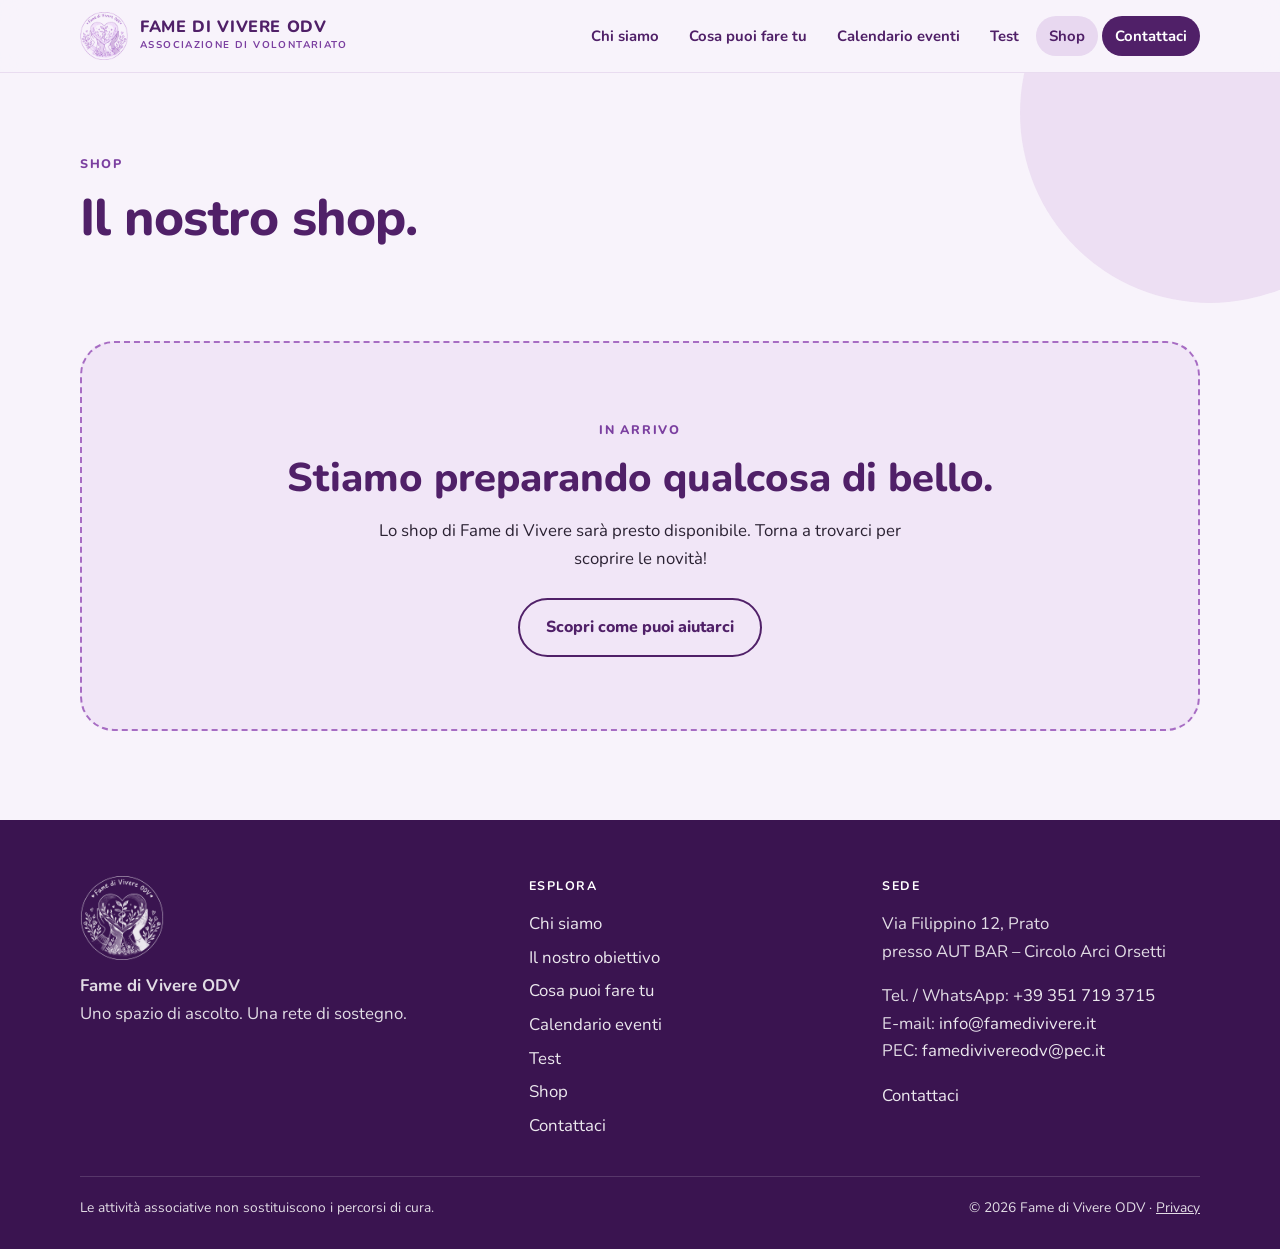
<file: shop.html>
<!doctype html>
<html lang="it">
<head>
<meta charset="utf-8">
<meta name="viewport" content="width=device-width,initial-scale=1">
<title>Shop – Fame di Vivere ODV</title>
<meta name="description" content="Lo shop di Fame di Vivere ODV è in arrivo.">
<meta name="theme-color" content="#502068">
<link rel="icon" href="img/favicon.png">
<link rel="stylesheet" href="style.css">
</head>
<body>
<header class="site-header">
  <div class="wrap nav">
    <a class="brand" href="index.html" aria-label="Fame di Vivere – home">
      <img src="img/logo-sm.png" alt="">
      <span><b>FAME DI VIVERE ODV</b><small>Associazione di volontariato</small></span>
    </a>
    <button class="burger" aria-label="Apri il menu" aria-expanded="false"><span></span><span></span><span></span></button>
    <ul class="menu" id="menu">
      <li><a href="index.html">Chi siamo</a></li>
      <li><a href="cosa-puoi-fare.html">Cosa puoi fare tu</a></li>
      <li><a href="calendario.html">Calendario eventi</a></li>
      <li><a href="test.html">Test</a></li>
      <li><a href="shop.html" aria-current="page">Shop</a></li>
      <li><a class="cta" href="contatti.html">Contattaci</a></li>
    </ul>
  </div>
</header>
<main>
<section class="page-hero">
  <div class="blob b1" style="width:380px;height:380px;right:-120px;top:-150px"></div>
  <div class="wrap">
    <span class="eyebrow">Shop</span>
    <h1>Il nostro shop.</h1>
  </div>
</section>
<section style="padding-top:20px">
  <div class="wrap">
    <div class="soon">
      <span class="eyebrow">In arrivo</span>
      <h2>Stiamo preparando qualcosa di bello.</h2>
      <p>Lo shop di Fame di Vivere sarà presto disponibile. Torna a trovarci per scoprire le novità!</p>
      <div class="btns" style="justify-content:center"><a class="btn ghost" href="cosa-puoi-fare.html">Scopri come puoi aiutarci</a></div>
    </div>
  </div>
</section>
</main>
<footer>
  <div class="wrap">
    <div class="foot">
      <div>
        <img src="img/logo.png" alt="">
        <p><strong>Fame di Vivere ODV</strong><br>Uno spazio di ascolto. Una rete di sostegno.</p>
      </div>
      <div>
        <h4>Esplora</h4>
        <ul><li><a href="index.html">Chi siamo</a></li><li><a href="index.html#obiettivo">Il nostro obiettivo</a></li><li><a href="cosa-puoi-fare.html">Cosa puoi fare tu</a></li><li><a href="calendario.html">Calendario eventi</a></li><li><a href="test.html">Test</a></li><li><a href="shop.html">Shop</a></li><li><a href="contatti.html">Contattaci</a></li></ul>
      </div>
      <div>
        <h4>Sede</h4>
        <p>Via Filippino 12, Prato<br>presso AUT BAR – Circolo Arci Orsetti</p>
        <p>Tel. / WhatsApp: <a href="tel:+393517193715">+39 351 719 3715</a><br>E-mail: <a href="mailto:info@famedivivere.it">info@famedivivere.it</a><br>PEC: <a href="mailto:famedivivereodv@pec.it">famedivivereodv@pec.it</a></p>
        <p><a href="contatti.html">Contattaci</a></p>
      </div>
    </div>
    <div class="legal">
      <span>Le attività associative non sostituiscono i percorsi di cura.</span>
      <span>© 2026 Fame di Vivere ODV · <a href="privacy.html">Privacy</a></span>
    </div>
  </div>
</footer>
<script>
  const b=document.querySelector('.burger'),m=document.getElementById('menu');
  b.addEventListener('click',()=>{const o=m.classList.toggle('open');b.setAttribute('aria-expanded',o)});
  m.addEventListener('click',e=>{if(e.target.tagName==='A'){m.classList.remove('open');b.setAttribute('aria-expanded',false)}});
</script>
</body>
</html>
</file>
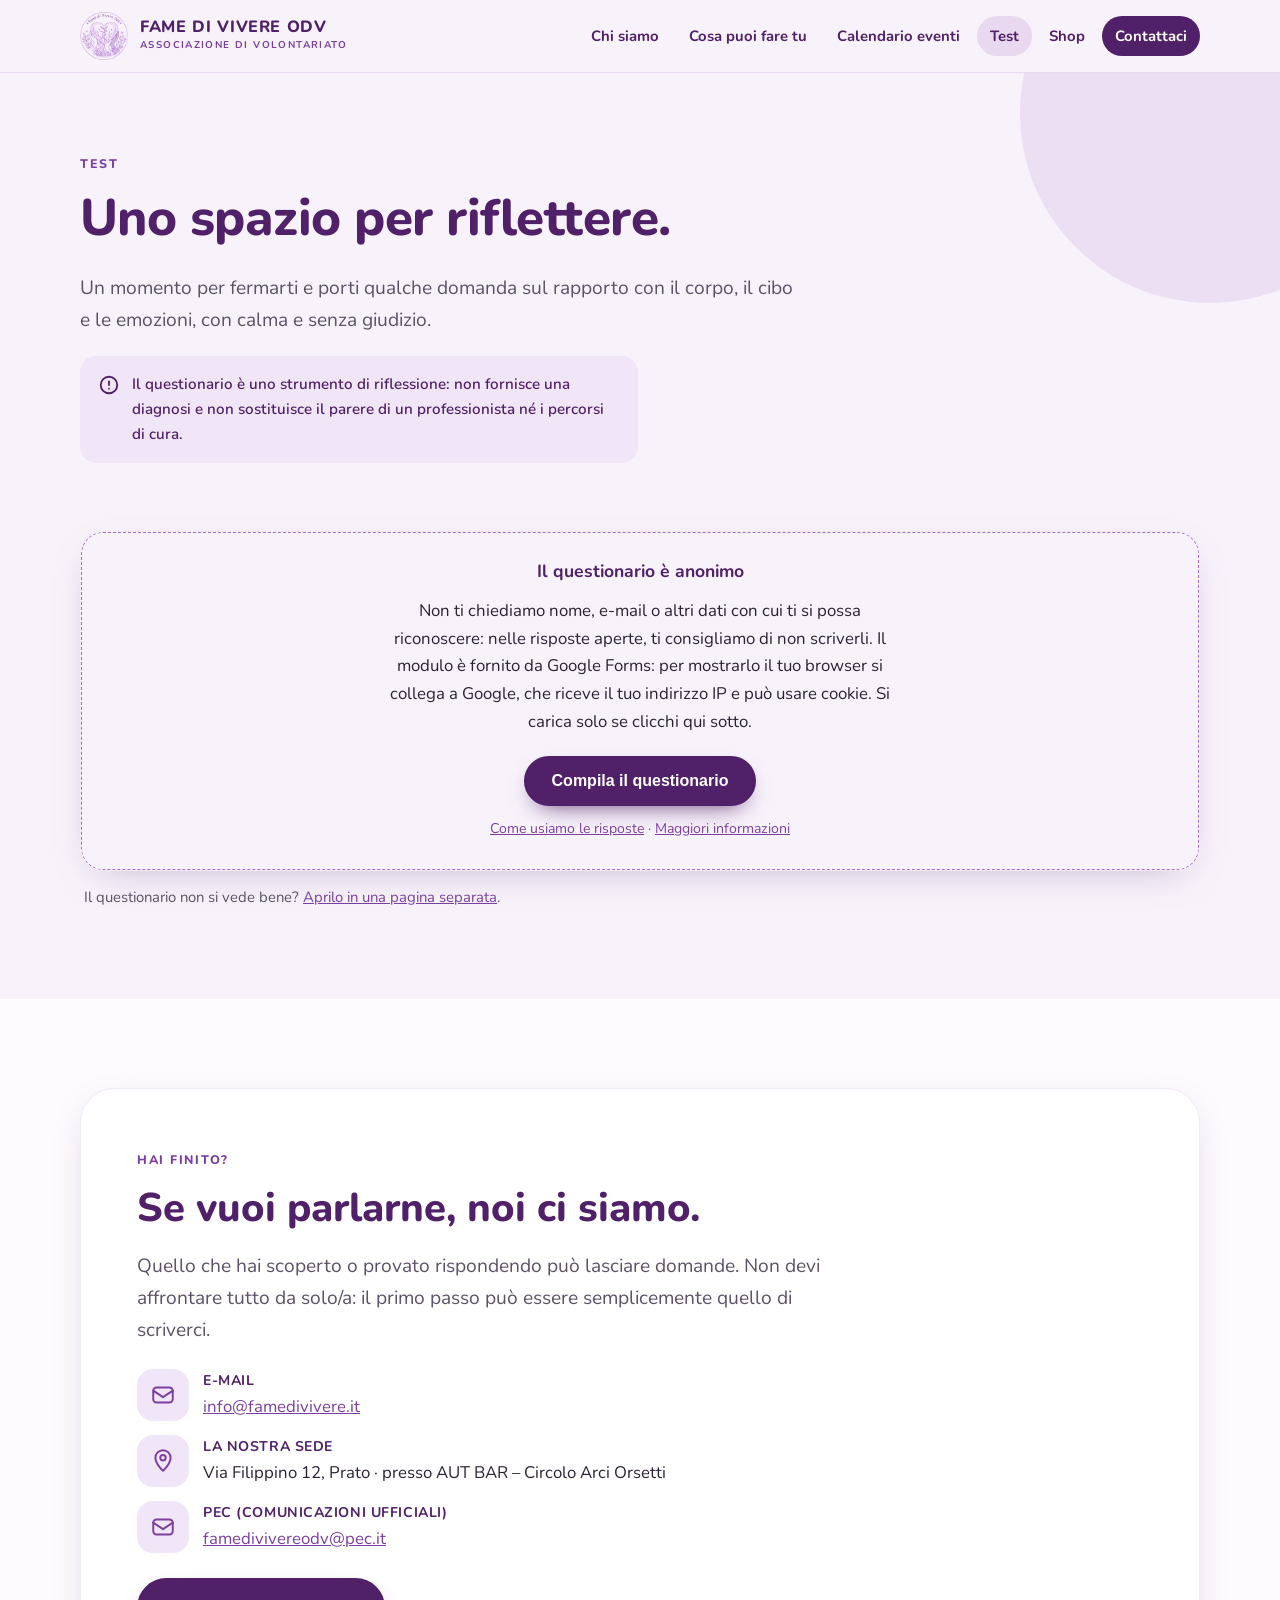
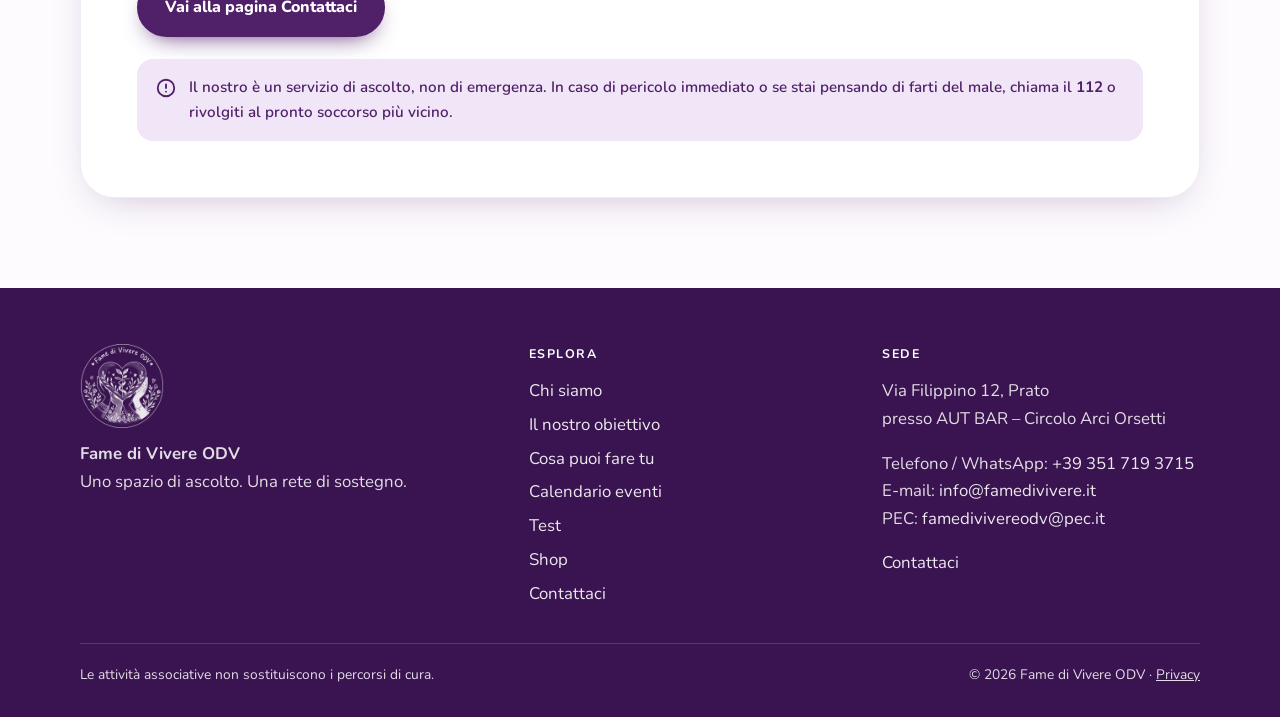
<file: test.html>
<!doctype html>
<html lang="it">
<head>
<meta charset="utf-8">
<meta name="viewport" content="width=device-width,initial-scale=1">
<title>Test – Fame di Vivere ODV</title>
<meta name="description" content="Uno spazio per riflettere: il questionario di autovalutazione di Fame di Vivere.">
<meta name="theme-color" content="#502068">
<link rel="icon" href="img/favicon.png">
<link rel="stylesheet" href="style.css">
</head>
<body>
<header class="site-header">
  <div class="wrap nav">
    <a class="brand" href="index.html" aria-label="Fame di Vivere – home">
      <img src="img/logo-sm.png" alt="">
      <span><b>FAME DI VIVERE ODV</b><small>Associazione di volontariato</small></span>
    </a>
    <button class="burger" aria-label="Apri il menu" aria-expanded="false"><span></span><span></span><span></span></button>
    <ul class="menu" id="menu">
      <li><a href="index.html">Chi siamo</a></li>
      <li><a href="cosa-puoi-fare.html">Cosa puoi fare tu</a></li>
      <li><a href="calendario.html">Calendario eventi</a></li>
      <li><a href="test.html" aria-current="page">Test</a></li>
      <li><a href="shop.html">Shop</a></li>
      <li><a class="cta" href="contatti.html">Contattaci</a></li>
    </ul>
  </div>
</header>
<main>
<section class="page-hero">
  <div class="blob b1" style="width:380px;height:380px;right:-120px;top:-150px"></div>
  <div class="wrap">
    <span class="eyebrow">Test</span>
    <h1>Uno spazio per riflettere.</h1>
    <p class="lead">Un momento per fermarti e porti qualche domanda sul rapporto con il corpo, il cibo e le emozioni, con calma e senza giudizio.</p>
    <div class="note" style="max-width:62ch;margin-top:1.2rem"><svg viewBox="0 0 24 24" fill="none" stroke="currentColor" stroke-width="2" stroke-linecap="round" stroke-linejoin="round"><circle cx="12" cy="12" r="9"/><path d="M12 8v4M12 16h.01"/></svg><span>Il questionario è uno strumento di riflessione: non fornisce una diagnosi e non sostituisce il parere di un professionista né i percorsi di cura.</span></div>
  </div>
</section>

<section style="padding-top:20px">
  <div class="wrap">
    <div class="form-box">
      <div class="consent" data-embed="iframe"
           data-src="https://docs.google.com/forms/d/e/1FAIpQLSetouVjTe-wjzYBr_VCfbd9qFniP-xtKhIKN9eaJUmTVlhnCA/viewform?embedded=true"
           data-title="Questionario Ascoltarsi oltre lo specchio" data-height="1150" data-host="form">
        <strong>Il questionario è anonimo</strong>
        <p>Non ti chiediamo nome, e-mail o altri dati con cui ti si possa riconoscere: nelle risposte aperte, ti consigliamo di non scriverli. Il modulo è fornito da Google Forms: per mostrarlo il tuo browser si collega a Google, che riceve il tuo indirizzo IP e può usare cookie. Si carica solo se clicchi qui sotto.</p>
        <button type="button" class="btn primary">Compila il questionario</button>
        <p class="piccolo"><a href="privacy.html#questionario">Come usiamo le risposte</a> · <a href="privacy.html#terze-parti">Maggiori informazioni</a></p>
      </div>
    </div>
    <p class="form-fallback">Il questionario non si vede bene? <a href="https://docs.google.com/forms/d/e/1FAIpQLSetouVjTe-wjzYBr_VCfbd9qFniP-xtKhIKN9eaJUmTVlhnCA/viewform" target="_blank" rel="noopener">Aprilo in una pagina separata</a>.</p>
  </div>
</section>

<section class="alt" id="dopo-il-test">
  <div class="wrap">
    <div class="after">
      <span class="eyebrow">Hai finito?</span>
      <h2>Se vuoi parlarne, noi ci siamo.</h2>
      <p class="lead">Quello che hai scoperto o provato rispondendo può lasciare domande. Non devi affrontare tutto da solo/a: il primo passo può essere semplicemente quello di scriverci.</p>
      <ul class="contatti-list">
        <li><span class="icon"><svg viewBox="0 0 24 24" fill="none" stroke="currentColor" stroke-width="1.8" stroke-linecap="round" stroke-linejoin="round"><rect x="3" y="5" width="18" height="14" rx="3"/><path d="m3 8 9 6 9-6"/></svg></span><div><b>E-MAIL</b><a href="mailto:info@famedivivere.it">info@famedivivere.it</a></div></li>
        <li><span class="icon"><svg viewBox="0 0 24 24" fill="none" stroke="currentColor" stroke-width="1.8" stroke-linecap="round" stroke-linejoin="round"><path d="M12 21s-7-6.2-7-12a7 7 0 1 1 14 0c0 5.8-7 12-7 12z"/><circle cx="12" cy="9" r="2.5"/></svg></span><div><b>LA NOSTRA SEDE</b>Via Filippino 12, Prato · presso AUT BAR – Circolo Arci Orsetti</div></li>
        <li><span class="icon"><svg viewBox="0 0 24 24" fill="none" stroke="currentColor" stroke-width="1.8" stroke-linecap="round" stroke-linejoin="round"><rect x="3" y="5" width="18" height="14" rx="3"/><path d="m3 8 9 6 9-6"/></svg></span><div><b>PEC (COMUNICAZIONI UFFICIALI)</b><a href="mailto:famedivivereodv@pec.it">famedivivereodv@pec.it</a></div></li>
      </ul>
      <div class="btns"><a class="btn primary" href="contatti.html">Vai alla pagina Contattaci</a></div>
      <div class="note" style="margin-top:1.4rem"><svg viewBox="0 0 24 24" fill="none" stroke="currentColor" stroke-width="2" stroke-linecap="round" stroke-linejoin="round"><circle cx="12" cy="12" r="9"/><path d="M12 8v4M12 16h.01"/></svg><span>Il nostro è un servizio di ascolto, non di emergenza. In caso di pericolo immediato o se stai pensando di farti del male, chiama il <strong>112</strong> o rivolgiti al pronto soccorso più vicino.</span></div>
    </div>
  </div>
</section>
</main>
<footer>
  <div class="wrap">
    <div class="foot">
      <div>
        <img src="img/logo.png" alt="">
        <p><strong>Fame di Vivere ODV</strong><br>Uno spazio di ascolto. Una rete di sostegno.</p>
      </div>
      <div>
        <h4>Esplora</h4>
        <ul><li><a href="index.html">Chi siamo</a></li><li><a href="index.html#obiettivo">Il nostro obiettivo</a></li><li><a href="cosa-puoi-fare.html">Cosa puoi fare tu</a></li><li><a href="calendario.html">Calendario eventi</a></li><li><a href="test.html">Test</a></li><li><a href="shop.html">Shop</a></li><li><a href="contatti.html">Contattaci</a></li></ul>
      </div>
      <div>
        <h4>Sede</h4>
        <p>Via Filippino 12, Prato<br>presso AUT BAR – Circolo Arci Orsetti</p>
        <p>Telefono / WhatsApp: <a href="tel:+393517193715">+39 351 719 3715</a><br>E-mail: <a href="mailto:info@famedivivere.it">info@famedivivere.it</a><br>PEC: <a href="mailto:famedivivereodv@pec.it">famedivivereodv@pec.it</a></p>
        <p><a href="contatti.html">Contattaci</a></p>
      </div>
    </div>
    <div class="legal">
      <span>Le attività associative non sostituiscono i percorsi di cura.</span>
      <span>© 2026 Fame di Vivere ODV · <a href="privacy.html">Privacy</a></span>
    </div>
  </div>
</footer>
<script>
  const b=document.querySelector('.burger'),m=document.getElementById('menu');
  b.addEventListener('click',()=>{const o=m.classList.toggle('open');b.setAttribute('aria-expanded',o)});
  m.addEventListener('click',e=>{if(e.target.tagName==='A'){m.classList.remove('open');b.setAttribute('aria-expanded',false)}});
</script>
<script src="consenso.js"></script>
</body>
</html>
</file>
<file: style.css>
/* Fame di Vivere ODV — bozza sito
   Palette ricavata da logo e volantino */
:root{
  --viola-900:#3a1450;
  --viola-800:#502068;   /* viola del volantino */
  --viola-600:#7b3fa0;   /* tratto del logo */
  --viola-400:#a76cc3;
  --lilla-200:#e8d8f0;
  --lilla-100:#f1e6f7;
  --lilla-50:#f8f3fb;
  --carta:#fdfbfe;
  --ink:#2b2233;
  --ink-soft:#5d5266;
  --raggio:22px;
  --ombra:0 12px 40px -18px rgba(80,32,104,.35);
}
*{box-sizing:border-box}
html{scroll-behavior:smooth;scroll-padding-top:84px}
body{
  margin:0;font-family:"Nunito",system-ui,-apple-system,"Segoe UI",sans-serif;
  color:var(--ink);background:var(--lilla-50);line-height:1.65;font-size:1.05rem;
  -webkit-font-smoothing:antialiased;
}
img{max-width:100%;display:block}
a{color:var(--viola-600)}
h1,h2,h3{font-family:"Nunito",system-ui,sans-serif;color:var(--viola-800);line-height:1.15;margin:0 0 .5em}
h1{font-size:clamp(2.2rem,5.4vw,3.8rem);font-weight:800;letter-spacing:-.01em}
h2{font-size:clamp(1.7rem,3.6vw,2.5rem);font-weight:800}
h3{font-size:1.2rem;font-weight:800}
p{margin:0 0 1em}
.wrap{width:min(1120px,100% - 40px);margin-inline:auto}
.eyebrow{
  display:inline-block;font-size:.78rem;font-weight:800;letter-spacing:.14em;text-transform:uppercase;
  color:var(--viola-600);margin-bottom:.9rem
}
.lead{font-size:1.2rem;color:var(--ink-soft);max-width:60ch}
.serif{font-family:"Fraunces",Georgia,serif}

/* ---------- header ---------- */
.site-header{
  position:sticky;top:0;z-index:50;
  background:rgba(248,243,251,.88);backdrop-filter:blur(12px);
  border-bottom:1px solid rgba(123,63,160,.12);
}
.nav{display:flex;align-items:center;justify-content:space-between;gap:20px;height:72px}
.brand{display:flex;align-items:center;gap:12px;text-decoration:none;color:var(--viola-800)}
.brand img{width:48px;height:48px}
.brand b{display:block;font-weight:800;letter-spacing:.04em;font-size:1.02rem;line-height:1.1}
.brand small{display:block;font-size:.62rem;letter-spacing:.14em;text-transform:uppercase;font-weight:700;color:var(--viola-600)}
.menu{display:flex;gap:4px;list-style:none;margin:0;padding:0}
.menu a{
  display:block;padding:8px 13px;border-radius:99px;text-decoration:none;
  color:var(--viola-800);font-weight:700;font-size:.93rem;transition:background .2s
}
.menu a:hover{background:var(--lilla-200)}
.menu a.cta{background:var(--viola-800);color:#fff}
.menu a.cta:hover{background:var(--viola-900)}
.burger{display:none;background:none;border:0;padding:8px;cursor:pointer}
.burger span{display:block;width:26px;height:2.5px;background:var(--viola-800);margin:5px 0;border-radius:2px;transition:.25s}

/* ---------- hero ---------- */
.hero{position:relative;overflow:hidden;padding:clamp(48px,8vw,110px) 0 clamp(60px,8vw,120px)}
.blob{position:absolute;border-radius:50%;background:var(--lilla-200);opacity:.7;z-index:0}
.blob.b1{width:520px;height:520px;right:-140px;top:-120px}
.blob.b2{width:340px;height:340px;left:-130px;bottom:-110px;background:var(--lilla-100)}
.hero .grid{position:relative;z-index:1;display:grid;grid-template-columns:1.15fr .85fr;gap:48px;align-items:center}
.hero h1 em{font-style:normal;color:var(--viola-600)}
.hero .logo-big{width:min(430px,100%);margin-inline:auto;filter:drop-shadow(0 18px 30px rgba(80,32,104,.18))}
.btns{display:flex;flex-wrap:wrap;gap:14px;margin-top:1.6rem}
.btn{
  display:inline-flex;align-items:center;gap:8px;padding:14px 26px;border-radius:99px;
  font-weight:800;text-decoration:none;font-size:1rem;border:2px solid var(--viola-800);
  transition:transform .2s,background .2s,color .2s,box-shadow .2s
}
.btn.primary{background:var(--viola-800);color:#fff;box-shadow:0 10px 24px -12px var(--viola-800)}
.btn.primary:hover{background:var(--viola-900);transform:translateY(-2px)}
.btn.ghost{background:transparent;color:var(--viola-800)}
.btn.ghost:hover{background:var(--viola-800);color:#fff;transform:translateY(-2px)}
.btn.light{background:#fff;color:var(--viola-800);border-color:#fff}
.btn.light:hover{background:var(--lilla-200);border-color:var(--lilla-200)}

/* ---------- sezioni ---------- */
section{padding:clamp(56px,7vw,96px) 0}
section.alt{background:var(--carta)}
.sec-head{max-width:720px;margin-bottom:2.4rem}
.two{display:grid;grid-template-columns:1fr 1fr;gap:clamp(28px,5vw,64px);align-items:start}
.card{
  background:#fff;border-radius:var(--raggio);padding:28px;box-shadow:var(--ombra);
  border:1px solid rgba(123,63,160,.1)
}
.card h3{margin-bottom:.35em}
.cards{display:grid;grid-template-columns:repeat(3,1fr);gap:22px}
.icon{
  width:52px;height:52px;border-radius:16px;background:var(--lilla-100);display:grid;place-items:center;
  margin-bottom:16px;color:var(--viola-600)
}
.icon svg{width:26px;height:26px}

/* chi siamo */
.valori{display:flex;flex-wrap:wrap;gap:10px;margin-top:1.4rem}
.chip{
  background:var(--lilla-100);color:var(--viola-800);font-weight:800;font-size:.92rem;
  padding:8px 18px;border-radius:99px;border:1px solid rgba(123,63,160,.18)
}
.team{display:grid;grid-template-columns:repeat(auto-fill,minmax(170px,1fr));gap:20px;margin-top:2rem}
.person{text-align:center}
.avatar{
  width:132px;height:132px;border-radius:50%;margin:0 auto 12px;
  background:radial-gradient(circle at 35% 30%,var(--lilla-100),var(--lilla-200));
  border:3px dashed var(--viola-400);display:grid;place-items:center;color:var(--viola-400)
}
.avatar svg{width:42px;height:42px}
.person b{display:block;color:var(--viola-800)}
.person span{font-size:.9rem;color:var(--ink-soft)}
.team-title{margin-top:3rem;margin-bottom:0}

/* obiettivo */
.goal{
  background:var(--viola-800);color:#fff;border-radius:34px;padding:clamp(32px,6vw,72px);
  position:relative;overflow:hidden
}
.goal h2{color:#fff;max-width:20ch}
.goal p{color:rgba(255,255,255,.88);max-width:62ch}
.goal .blob{background:rgba(255,255,255,.07);width:420px;height:420px;right:-120px;bottom:-160px}
.goal .pillars{display:grid;grid-template-columns:repeat(3,1fr);gap:16px;margin:2rem 0 1.4rem;position:relative}
.pillars div{background:rgba(255,255,255,.1);border-radius:18px;padding:18px 20px;font-weight:800}
.pillars small{display:block;font-weight:600;opacity:.8;margin-top:4px;font-size:.88rem}
.note{
  display:flex;gap:12px;align-items:flex-start;background:var(--lilla-100);color:var(--viola-800);
  border-radius:16px;padding:16px 18px;font-size:.95rem;font-weight:600;position:relative
}
.goal .note{background:rgba(255,255,255,.14);color:#fff}
.note svg{flex:none;width:22px;height:22px;margin-top:2px}

/* dove siamo */
.map{
  min-height:320px;border-radius:var(--raggio);overflow:hidden;position:relative;
  background:linear-gradient(135deg,var(--lilla-100),var(--lilla-200));
  display:grid;place-items:center;text-align:center;padding:24px;color:var(--viola-800);
  border:2px dashed var(--viola-400)
}
.map svg{width:44px;height:44px;margin:0 auto 10px;color:var(--viola-600)}
.indirizzo{
  background:var(--viola-800);color:#fff;border-radius:var(--raggio);padding:24px 28px;margin-bottom:1.4rem;text-align:center
}
.indirizzo small{display:block;letter-spacing:.14em;text-transform:uppercase;font-weight:800;font-size:.72rem;opacity:.8}
.indirizzo strong{display:block;font-size:1.7rem;margin:.2rem 0}
.indirizzo span{font-size:.95rem;opacity:.9}
.todo{
  display:inline-block;background:#fff4c9;color:#7a5a00;border:1px dashed #d9b23a;
  padding:1px 9px;border-radius:8px;font-size:.88em;font-weight:700
}

/* contatti */
.contatti-list{list-style:none;margin:0;padding:0;display:grid;gap:14px}
.contatti-list li{display:flex;gap:14px;align-items:center}
.contatti-list .icon{margin:0;flex:none}
.contatti-list b{display:block;color:var(--viola-800);font-size:.88rem;letter-spacing:.04em}
.supporto{background:linear-gradient(160deg,var(--lilla-100),#fff)}
.supporto .card{box-shadow:none}
form{display:grid;gap:14px;margin-top:1rem}
label{font-weight:800;color:var(--viola-800);font-size:.9rem;display:block;margin-bottom:5px}
input,textarea{
  width:100%;font:inherit;padding:13px 16px;border-radius:14px;border:1.5px solid var(--lilla-200);
  background:#fff;color:var(--ink)
}
input:focus,textarea:focus{outline:3px solid rgba(123,63,160,.25);border-color:var(--viola-600)}
textarea{min-height:120px;resize:vertical}

/* test */
.soon{
  text-align:center;border-radius:34px;padding:clamp(36px,6vw,72px);
  background:var(--lilla-100);border:2px dashed var(--viola-400)
}
.soon h2{margin-bottom:.4em}
.soon p{max-width:58ch;margin-inline:auto}

/* agenda / eventi */
.agenda{display:grid;gap:18px}
.evento{
  display:grid;grid-template-columns:96px 1fr auto;gap:22px;align-items:center;
  background:#fff;border-radius:var(--raggio);padding:20px 24px;box-shadow:var(--ombra);
  border:1px solid rgba(123,63,160,.1)
}
.data{
  background:var(--viola-800);color:#fff;border-radius:18px;text-align:center;padding:12px 6px;line-height:1.1
}
.data b{display:block;font-size:1.9rem}
.data span{font-size:.78rem;letter-spacing:.14em;text-transform:uppercase;font-weight:800;opacity:.85}
.meta{display:flex;flex-wrap:wrap;gap:6px 18px;font-size:.92rem;color:var(--ink-soft);margin-top:6px}
.meta span::before{content:"•";color:var(--viola-400);margin-right:7px}
.tag{
  font-size:.74rem;font-weight:800;letter-spacing:.1em;text-transform:uppercase;
  background:var(--lilla-100);color:var(--viola-800);padding:5px 12px;border-radius:99px;display:inline-block;margin-bottom:6px
}
.campo-eventi{display:grid;grid-template-columns:repeat(2,1fr);gap:22px}
.ev-card{background:#fff;border-radius:var(--raggio);overflow:hidden;box-shadow:var(--ombra);border:1px solid rgba(123,63,160,.1)}
.ev-img{
  aspect-ratio:16/9;background:linear-gradient(135deg,var(--lilla-200),var(--viola-400));
  display:grid;place-items:center;color:rgba(255,255,255,.9)
}
.ev-img svg{width:48px;height:48px}
.ev-body{padding:22px 26px 26px}

/* footer */
footer{background:var(--viola-900);color:rgba(255,255,255,.85);padding:56px 0 30px}
footer a{color:#fff}
.foot{display:grid;grid-template-columns:1.3fr 1fr 1fr;gap:36px}
.foot img{width:84px;margin-bottom:12px;filter:brightness(0) invert(1);opacity:.9}
.foot h4{color:#fff;letter-spacing:.12em;text-transform:uppercase;font-size:.78rem;margin:0 0 .8rem}
.foot ul{list-style:none;margin:0;padding:0;display:grid;gap:6px}
.foot a{text-decoration:none;opacity:.9}
.foot a:hover{text-decoration:underline}
.legal{
  margin-top:36px;padding-top:20px;border-top:1px solid rgba(255,255,255,.15);
  font-size:.86rem;display:flex;flex-wrap:wrap;justify-content:space-between;gap:10px
}

/* ---------- responsive ---------- */
@media (max-width:900px){
  .hero .grid,.two,.cards,.goal .pillars,.foot,.campo-eventi{grid-template-columns:1fr}
  .hero .logo-big{width:min(300px,80%);order:-1}
  .evento{grid-template-columns:76px 1fr}
  .evento .btn{grid-column:1/-1;justify-content:center}
  .burger{display:block}
  .menu{
    position:absolute;top:72px;left:0;right:0;background:var(--lilla-50);flex-direction:column;
    padding:12px 20px 20px;border-bottom:1px solid rgba(123,63,160,.15);display:none
  }
  .menu.open{display:flex}
  .menu a{padding:12px 14px}
}
@media (prefers-reduced-motion:reduce){html{scroll-behavior:auto}*{transition:none!important}}

/* ---------- pagine interne ---------- */
.page-hero{position:relative;overflow:hidden;padding:clamp(40px,6vw,76px) 0 clamp(28px,4vw,48px)}
.page-hero .wrap{position:relative;z-index:1}
.page-hero h1{font-size:clamp(2rem,4.6vw,3.2rem)}
.menu a[aria-current="page"]{background:var(--lilla-200)}
.menu a.cta[aria-current="page"]{background:var(--viola-900)}

/* ---------- calendario ---------- */
.cal-layout{display:grid;grid-template-columns:1.45fr 1fr;gap:28px;align-items:start}
.cal{background:#fff;border-radius:var(--raggio);box-shadow:var(--ombra);border:1px solid rgba(123,63,160,.1);padding:22px}
.cal-top{display:flex;align-items:center;justify-content:space-between;gap:10px;margin-bottom:14px}
.cal-top h2{margin:0;font-size:1.5rem;text-transform:capitalize}
.cal-nav{display:flex;gap:6px}
.cal-nav button{
  font:inherit;font-weight:800;cursor:pointer;border:1.5px solid var(--lilla-200);background:#fff;color:var(--viola-800);
  border-radius:12px;min-width:42px;height:42px;padding:0 12px;transition:background .2s
}
.cal-nav button:hover{background:var(--lilla-100)}
.cal-grid{display:grid;grid-template-columns:repeat(7,1fr);gap:6px}
.cal-dow{text-align:center;font-size:.72rem;font-weight:800;letter-spacing:.1em;text-transform:uppercase;color:var(--viola-600);padding:6px 0}
.cal-day{
  position:relative;aspect-ratio:1/1;border:0;border-radius:14px;background:var(--lilla-50);color:var(--ink);
  font:inherit;font-weight:700;cursor:pointer;display:flex;flex-direction:column;align-items:center;justify-content:center;gap:4px;
  transition:background .15s,transform .15s
}
.cal-day:hover{background:var(--lilla-100)}
.cal-day.out{background:transparent;color:#b9acc3;cursor:default}
.cal-day.today{outline:2px solid var(--viola-400);outline-offset:-2px}
.cal-day.has{background:var(--lilla-200);color:var(--viola-800)}
.cal-day.has::after{content:"";width:7px;height:7px;border-radius:50%;background:var(--viola-600)}
.cal-day.sel{background:var(--viola-800);color:#fff}
.cal-day.sel::after{background:#fff}
.cal-day:focus-visible{outline:3px solid rgba(123,63,160,.5)}
.cal-legend{display:flex;gap:18px;flex-wrap:wrap;margin-top:14px;font-size:.85rem;color:var(--ink-soft)}
.cal-legend i{display:inline-block;width:12px;height:12px;border-radius:4px;background:var(--lilla-200);margin-right:6px;vertical-align:-1px}
.cal-legend i.t{background:#fff;outline:2px solid var(--viola-400);outline-offset:-2px}
.day-panel{background:#fff;border-radius:var(--raggio);box-shadow:var(--ombra);border:1px solid rgba(123,63,160,.1);padding:24px;position:sticky;top:92px}
.day-panel h3{margin-bottom:.6em;text-transform:capitalize}
.day-panel .empty{color:var(--ink-soft);margin:0}
.day-item{border-top:1px solid var(--lilla-200);padding:14px 0}
.day-item:first-of-type{border-top:0;padding-top:0}
.day-item h4{margin:.2rem 0 .3rem;color:var(--viola-800);font-size:1.05rem}
.day-item .meta{margin-top:2px}
.ev-date{font-size:.8rem;font-weight:800;letter-spacing:.1em;text-transform:uppercase;color:var(--viola-600);margin-bottom:6px}
.ev-card .ev-img.d{flex-direction:column;gap:2px;font-weight:800;color:#fff}
.ev-card .ev-img.d b{font-size:3rem;line-height:1}
.ev-card .ev-img.d span{letter-spacing:.2em;text-transform:uppercase;font-size:.85rem}
.ev-card .meta{margin:.5rem 0 1rem}
.proximi{display:grid;grid-template-columns:repeat(3,1fr);gap:22px}
@media (max-width:900px){
  .cal-layout,.proximi{grid-template-columns:1fr}
  .day-panel{position:static}
  .cal{padding:14px}.cal-grid{gap:4px}
}
.team-vol{grid-template-columns:repeat(4,1fr);max-width:860px;row-gap:28px}
@media (max-width:900px){.team-vol{grid-template-columns:repeat(2,1fr)}}

/* mappa */
.map.live{padding:0;border:0;display:block;min-height:0;aspect-ratio:4/3;box-shadow:var(--ombra);background:var(--lilla-100)}
.map.live iframe{width:100%;height:100%;border:0;display:block}
.map-link{margin:16px 0 0}
@media (max-width:900px){.map.live{aspect-ratio:1/1}}

/* foto volontarie */
.avatar.has-photo{border:3px solid #fff;outline:3px solid var(--viola-400);outline-offset:0;overflow:hidden;background:var(--lilla-100);padding:0}
.avatar.has-photo img{width:100%;height:100%;object-fit:cover;border-radius:50%}

/* pagina contatti */
.cards.c2{grid-template-columns:repeat(2,1fr)}
.card p:last-child{margin-bottom:0}
.come{margin:.2rem 0 1rem;padding-left:1.1rem}
.come li{margin-bottom:.6rem}
.come b{color:var(--viola-800)}
.emergency{
  display:grid;grid-template-columns:auto 1fr;gap:clamp(18px,4vw,40px);align-items:center;margin-top:28px;
  background:#fff;border-radius:var(--raggio);padding:clamp(24px,4vw,40px);
  border:2px solid var(--viola-800);box-shadow:var(--ombra)
}
.em-num{
  font-weight:800;font-size:clamp(2.6rem,6vw,4rem);line-height:1;color:#fff;background:var(--viola-800);
  border-radius:50%;width:clamp(100px,14vw,140px);aspect-ratio:1/1;display:grid;place-items:center
}
.emergency h3{font-size:1.4rem}
.emergency p:last-child{margin-bottom:0}
.em-close{font-weight:800;color:var(--viola-800)}
@media (max-width:900px){.cards.c2{grid-template-columns:1fr}.emergency{grid-template-columns:1fr;justify-items:start}}

/* sostienici */
.dona{display:grid;grid-template-columns:1fr 1fr;gap:clamp(24px,4vw,56px);align-items:start;
  background:#fff;border-radius:34px;padding:clamp(24px,5vw,56px);box-shadow:var(--ombra);border:1px solid rgba(123,63,160,.1)}
.dona-widget{min-height:320px;display:flex;justify-content:center}
.piccolo{font-size:.88rem;color:var(--ink-soft);margin-top:1rem}
@media (max-width:900px){.dona{grid-template-columns:1fr}}

/* questionario */
.form-box{background:#fff;border-radius:var(--raggio);box-shadow:var(--ombra);border:1px solid rgba(123,63,160,.1);overflow:hidden}
.form-box iframe{display:block;width:100%;height:1150px;border:0}
.form-fallback{margin:14px 4px 0;font-size:.93rem;color:var(--ink-soft)}
.after{background:#fff;border-radius:34px;padding:clamp(28px,5vw,56px);box-shadow:var(--ombra);border:1px solid rgba(123,63,160,.1)}
.after .contatti-list{margin:1.4rem 0}
@media (max-width:900px){.form-box iframe{height:1300px}}

/* v8: cosa puoi fare tu / iban / shop */
.chips-nav{display:flex;flex-wrap:wrap;gap:10px;margin-top:1.4rem}
.chips-nav .chip{text-decoration:none;transition:background .2s}
.chips-nav .chip:hover{background:var(--lilla-200)}
.dona-testo .icon{margin-bottom:10px}
.iban-box{display:grid;grid-template-columns:auto 1fr;gap:20px;align-items:start;margin-top:24px;
  background:var(--lilla-100);border-radius:var(--raggio);padding:clamp(22px,4vw,36px);border:1px solid rgba(123,63,160,.15)}
.iban-box .icon{background:#fff;margin:0}
.iban-box h3{margin-bottom:.2em}
.iban-dati{margin:1rem 0 0;display:grid;gap:10px}
.iban-dati div{display:grid;grid-template-columns:110px 1fr;gap:12px;align-items:baseline}
.iban-dati dt{font-weight:800;color:var(--viola-800);font-size:.88rem;letter-spacing:.06em;text-transform:uppercase}
.iban-dati dd{margin:0;font-weight:700;word-break:break-word}
.copy{font:inherit;font-weight:800;font-size:.85rem;cursor:pointer;border:1.5px solid var(--viola-800);background:#fff;color:var(--viola-800);
  border-radius:99px;padding:4px 14px;margin-left:8px}
.copy:hover:not(:disabled){background:var(--viola-800);color:#fff}
.copy:disabled{opacity:.4;cursor:not-allowed}
@media (max-width:900px){.iban-box{grid-template-columns:1fr}.iban-dati div{grid-template-columns:1fr;gap:2px}}


/* caratteri ospitati sul sito (niente connessione a Google Fonts) */
@font-face{font-family:"Nunito";font-style:normal;font-weight:200 1000;font-display:swap;
  src:local("Nunito"),url("fonts/Nunito/Nunito-VariableFont_wght.ttf") format("truetype")}

/* contenuti di terze parti caricati a richiesta */
.consent{background:var(--lilla-50);border:1px dashed var(--viola-400);border-radius:var(--raggio);padding:24px;text-align:center;display:flex;flex-direction:column;align-items:center;justify-content:center;gap:6px;min-height:240px}
.consent strong{color:var(--viola-800);font-size:1.1rem}
.consent p{max-width:52ch;margin:.3rem 0}
.consent .btn{margin-top:.6rem}
.map.live .consent{height:100%;border:0;border-radius:0}
.map.live iframe{width:100%;height:100%}
iframe.emb-fixed{display:block;width:100%;border:0}
@media (max-width:900px){iframe.emb-fixed{min-height:560px}.form-box iframe.emb-fixed{height:1300px!important}}

/* pagina privacy */
.legale{max-width:78ch;background:#fff;border-radius:34px;padding:clamp(24px,4vw,48px);box-shadow:var(--ombra);border:1px solid rgba(123,63,160,.1)}
.legale h2{font-size:1.35rem;margin:1.8em 0 .5em}
.legale h3{font-size:1.08rem;margin:1.4em 0 .4em;color:var(--viola-600)}
.legale>.piccolo:first-child{margin-top:0}
.legale ul{padding-left:1.2em}
.legale li{margin:.3em 0}
.legal a{color:inherit;text-decoration:underline}
</file>
